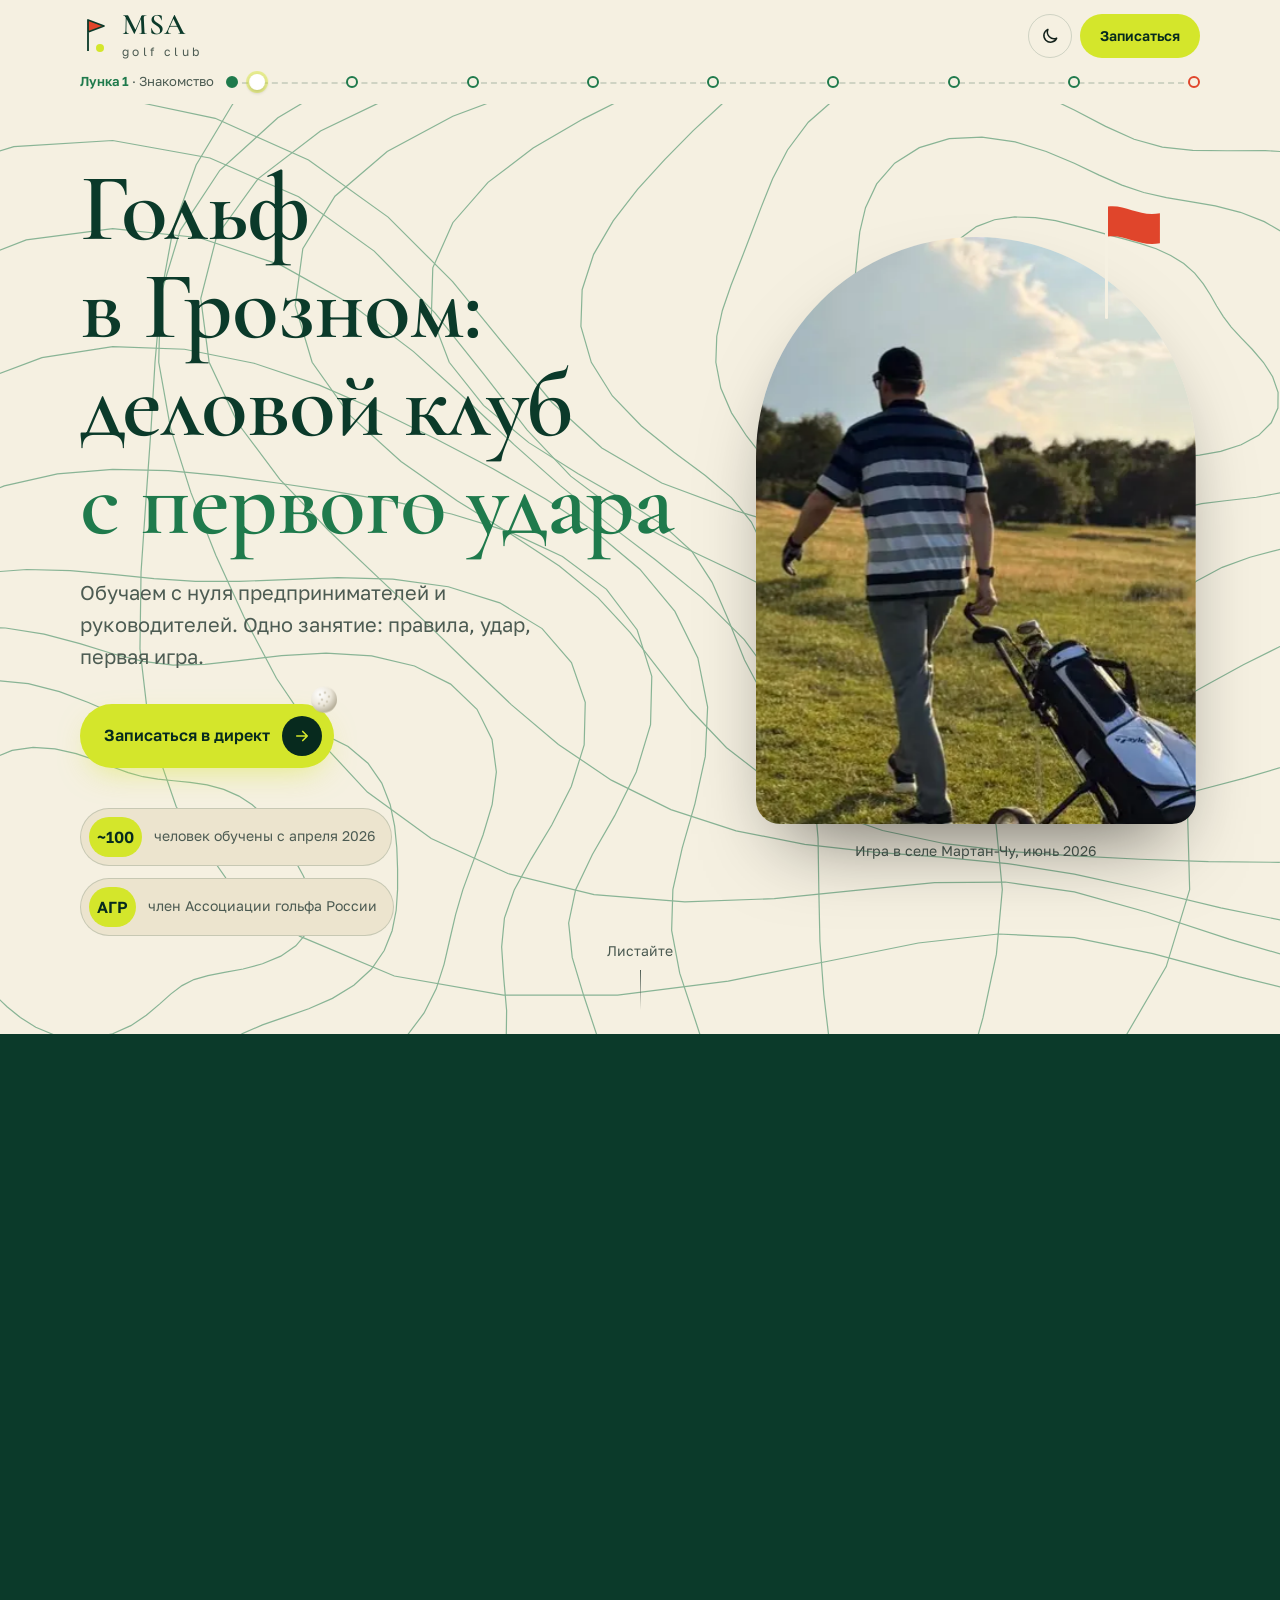
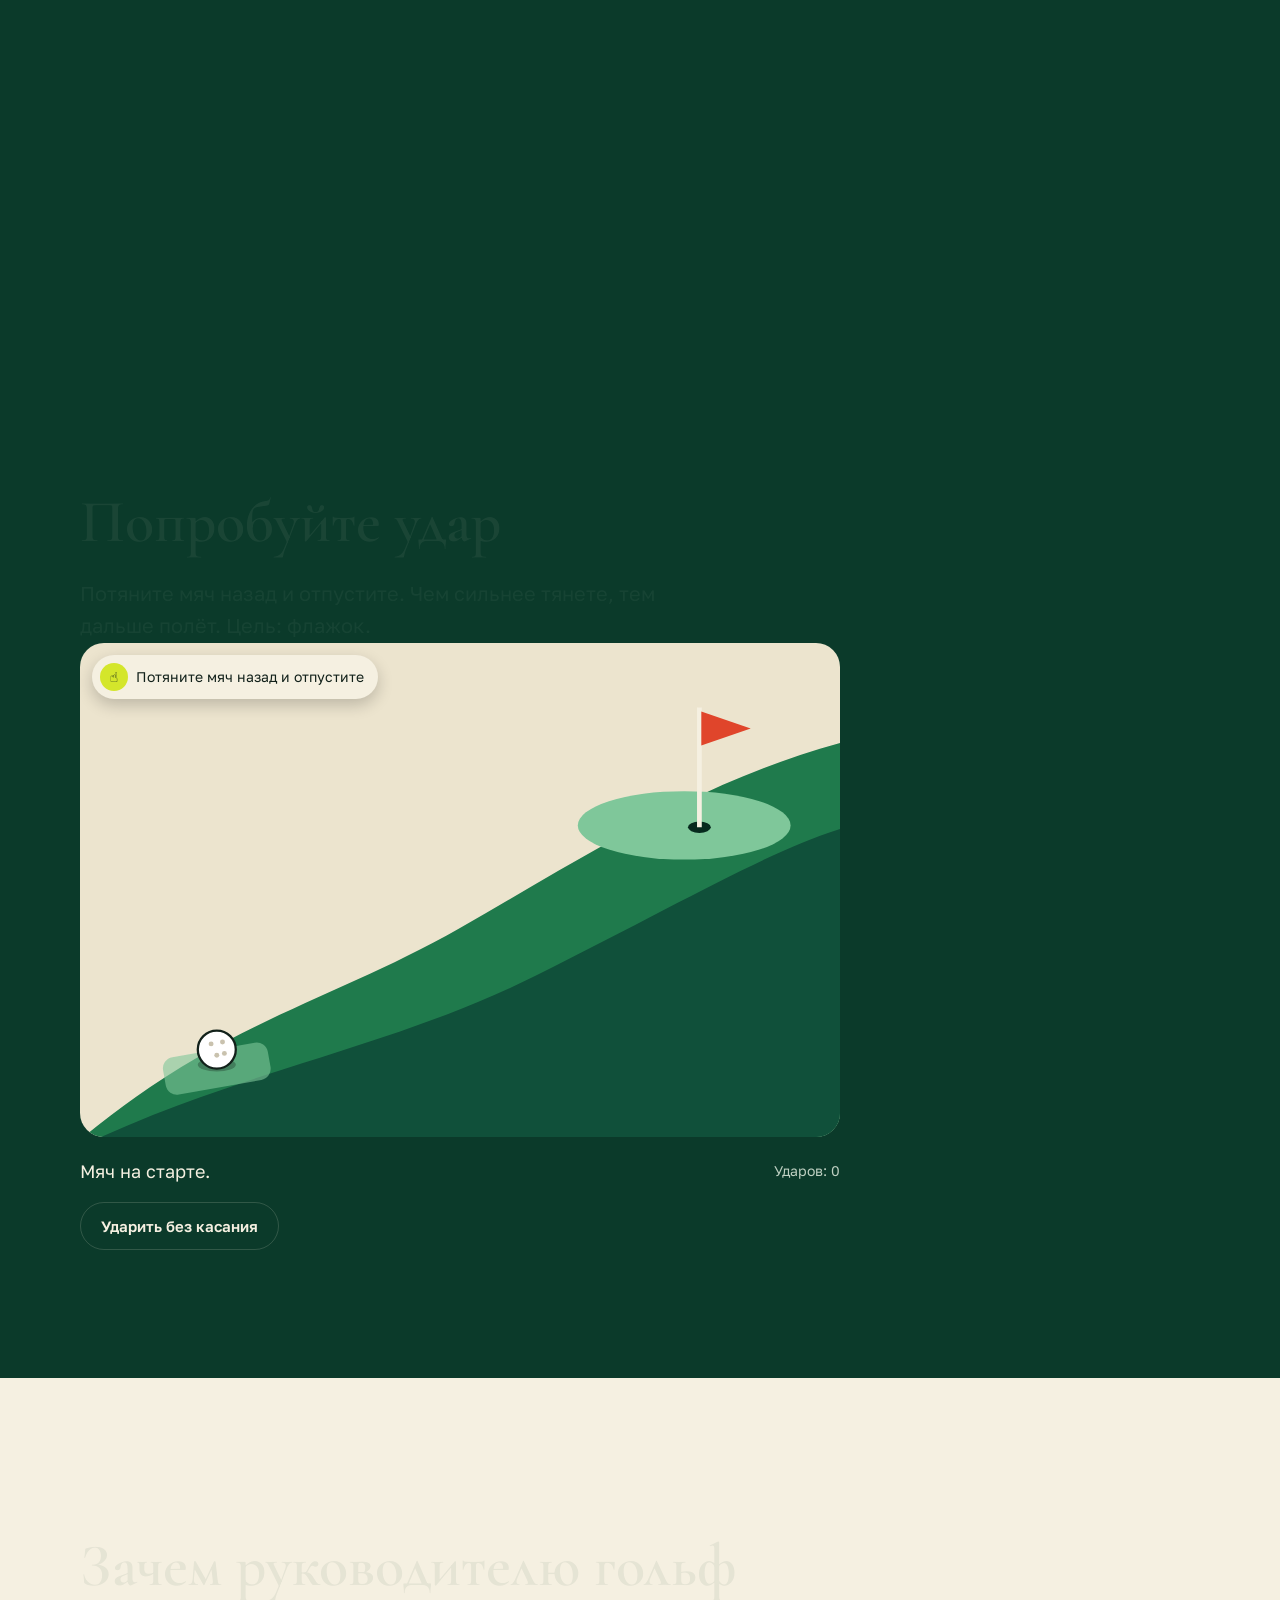
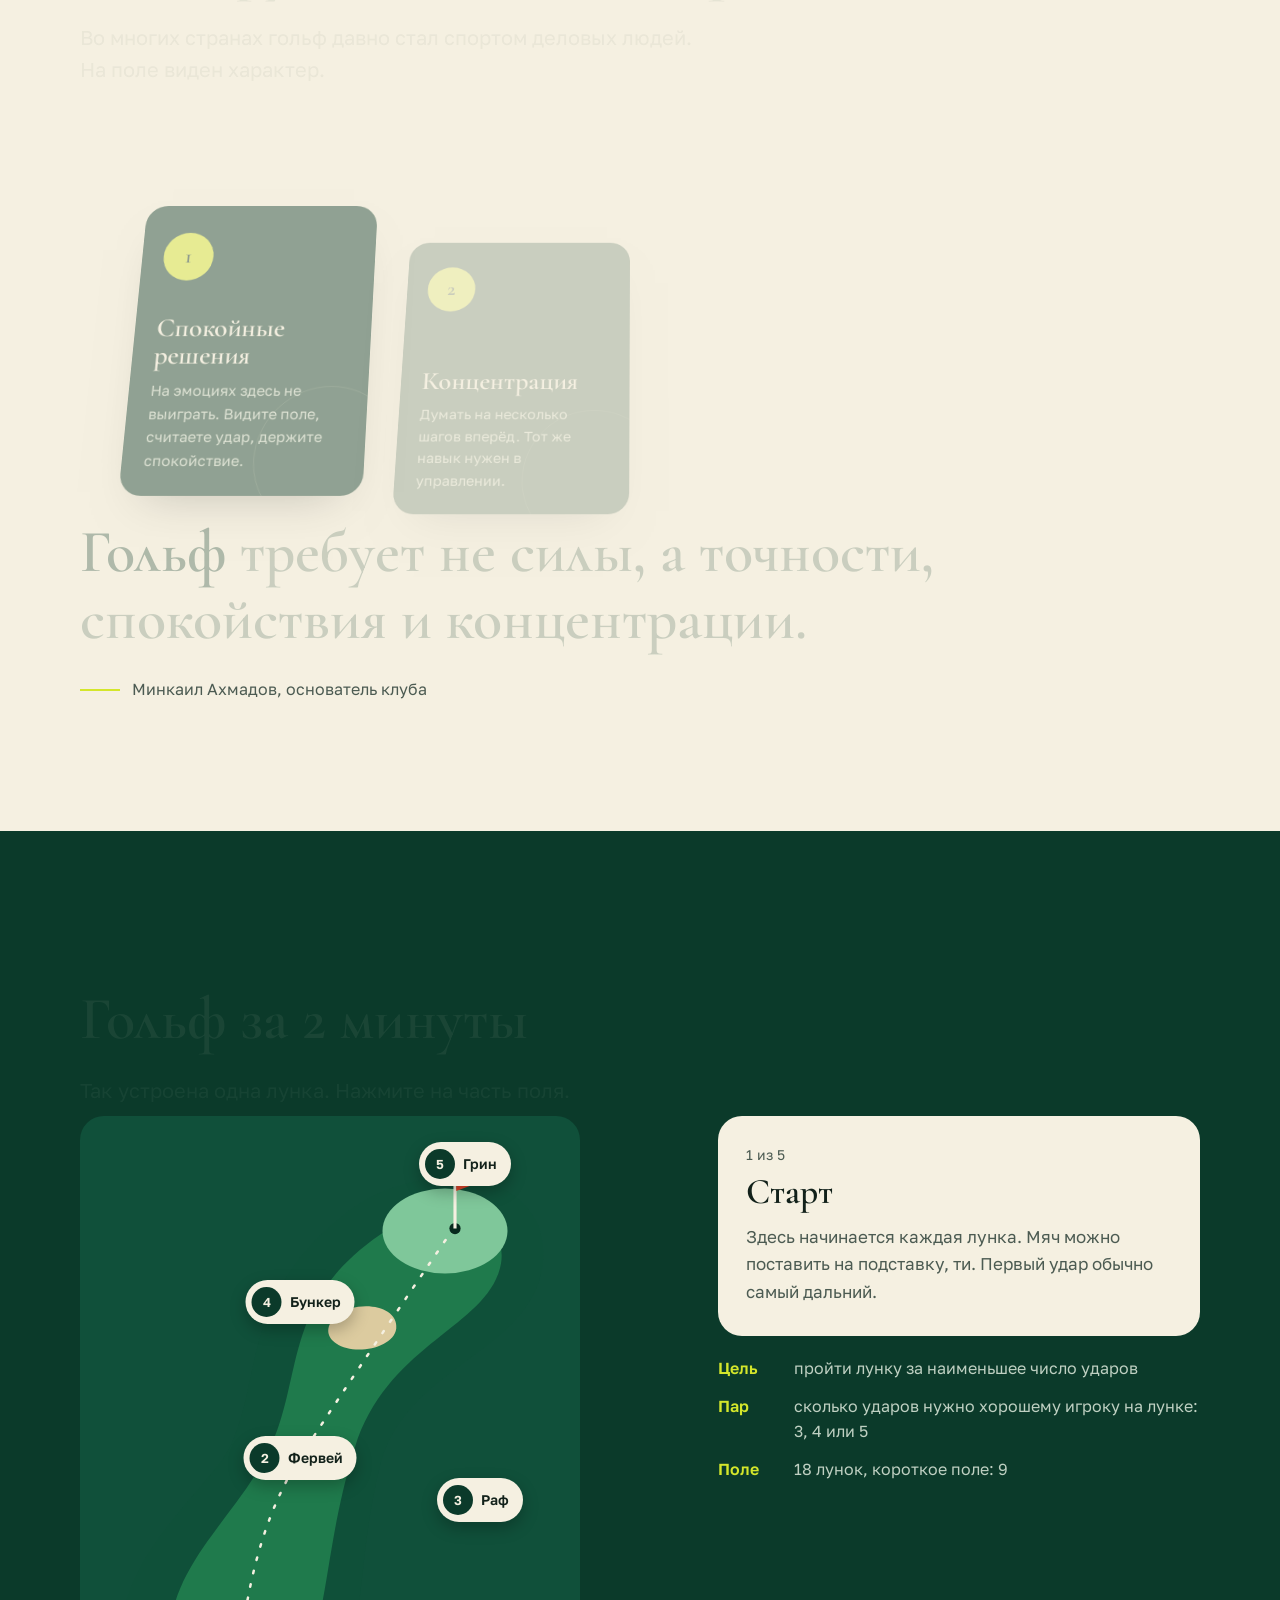
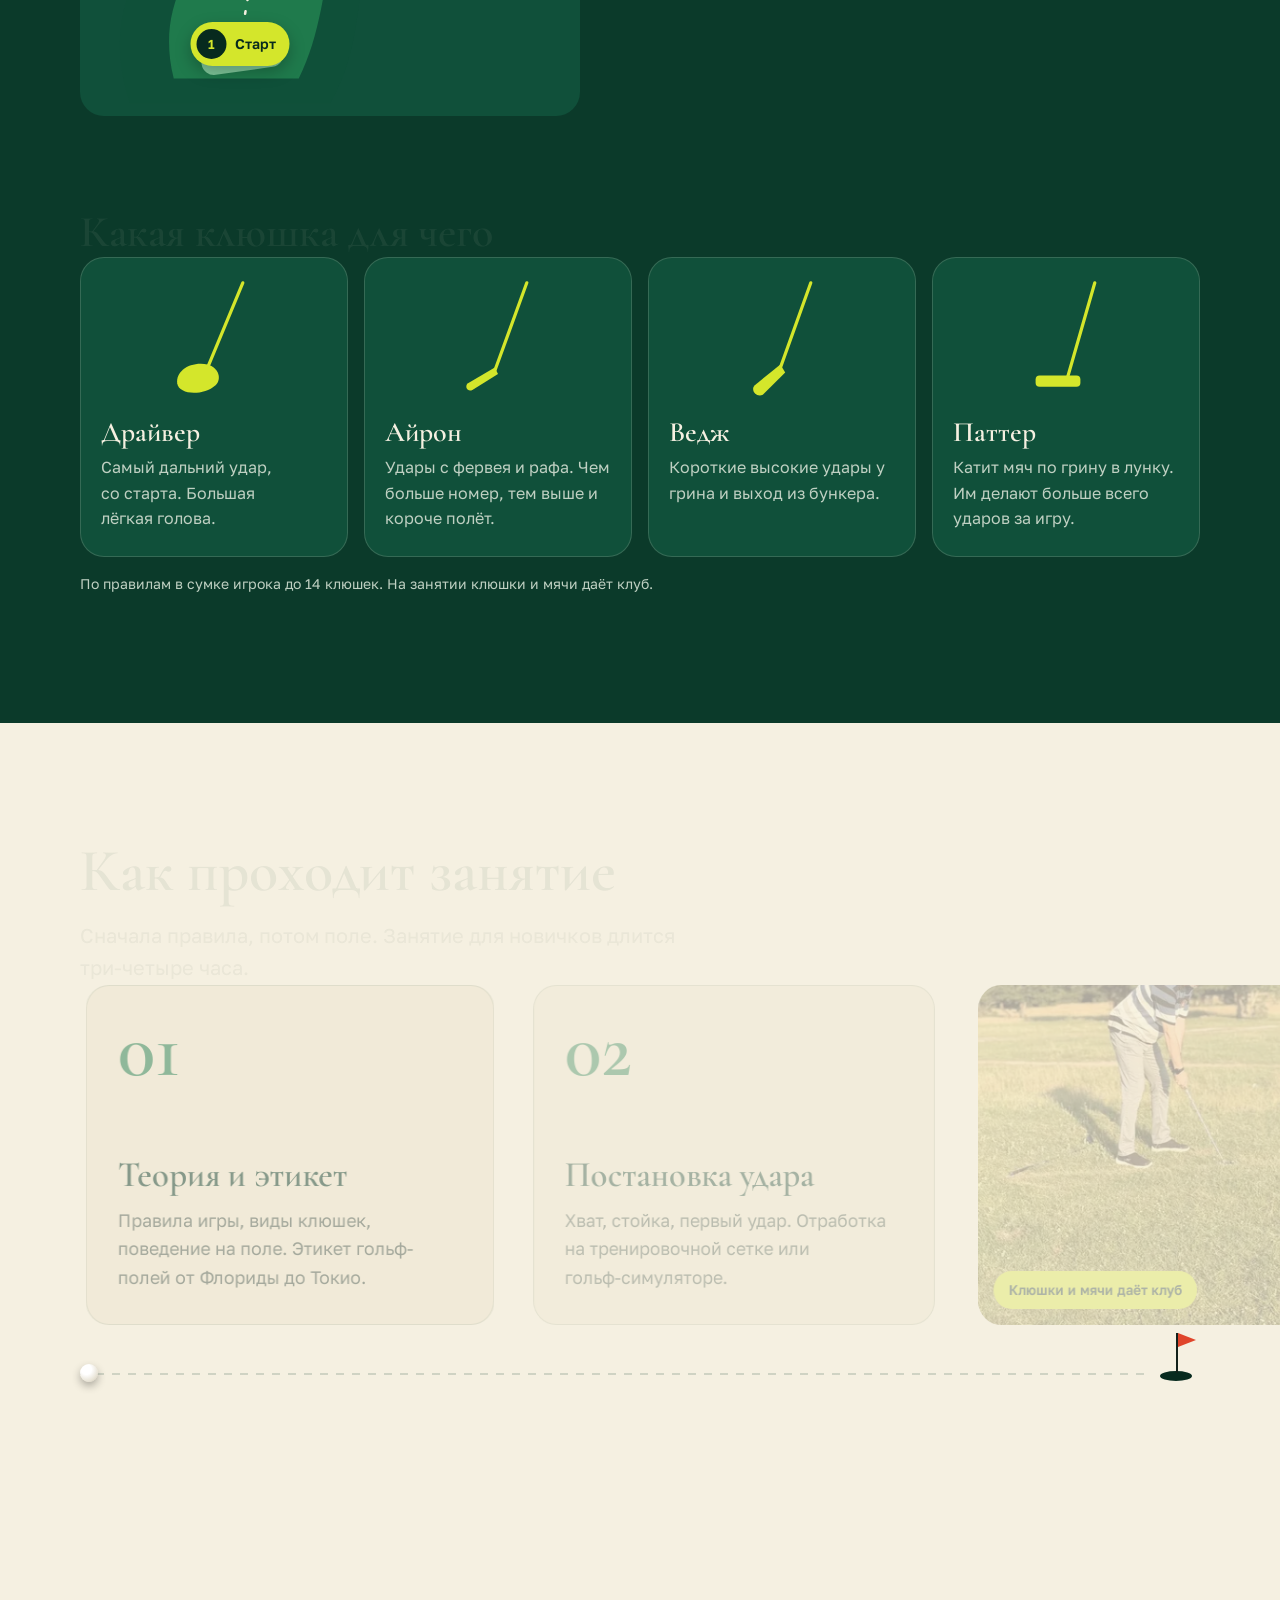
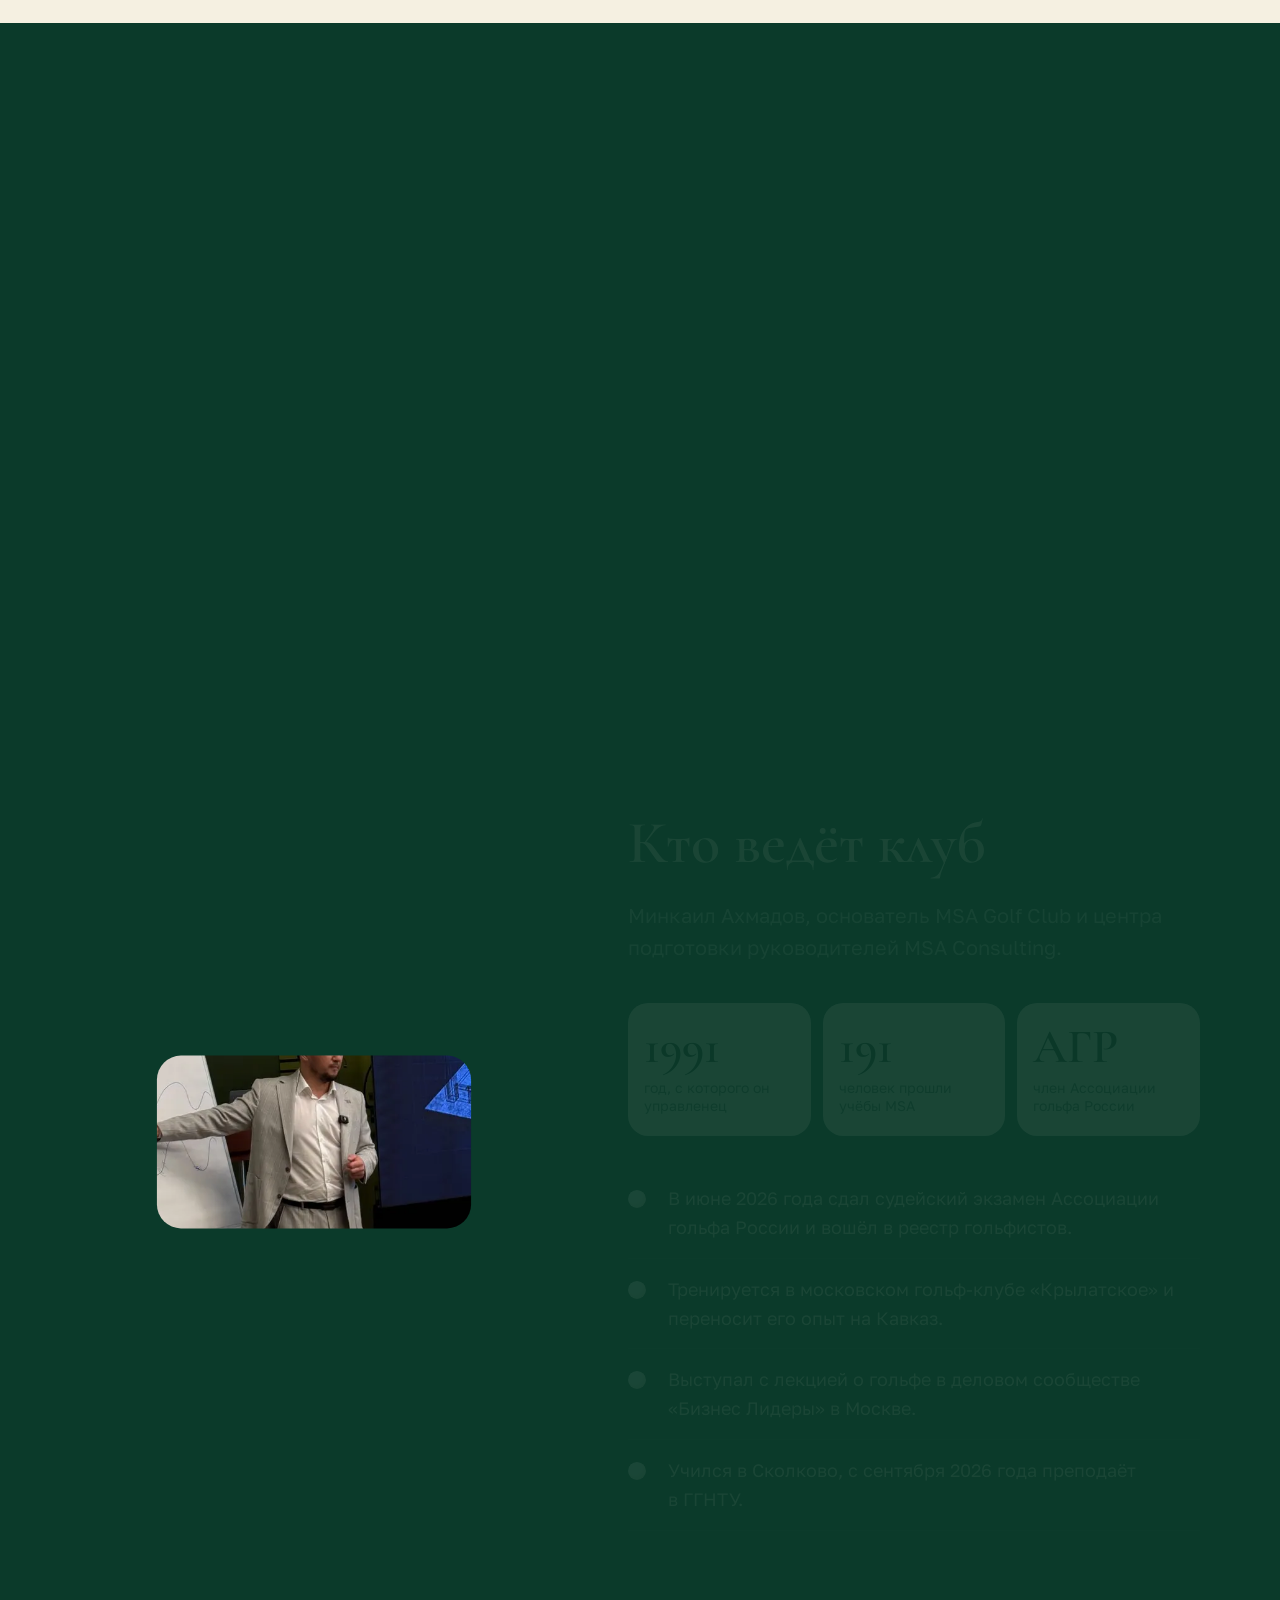
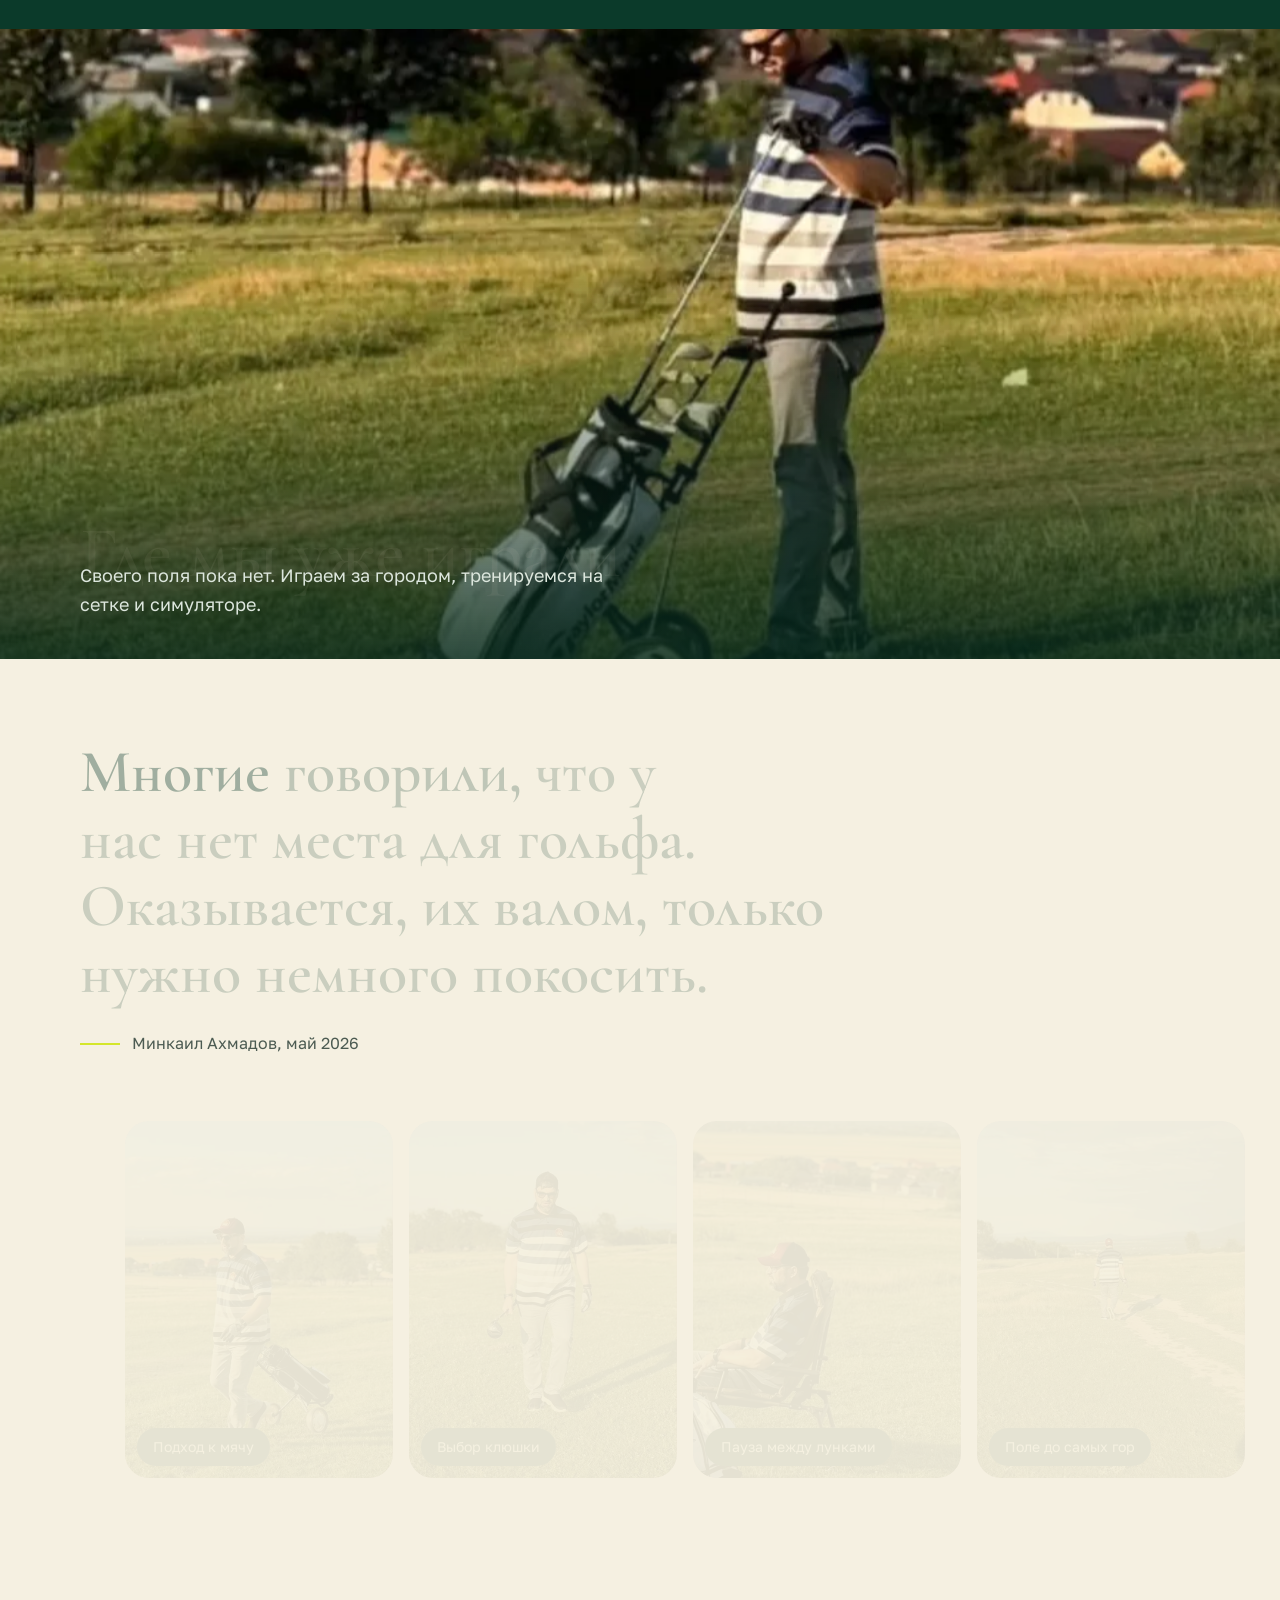
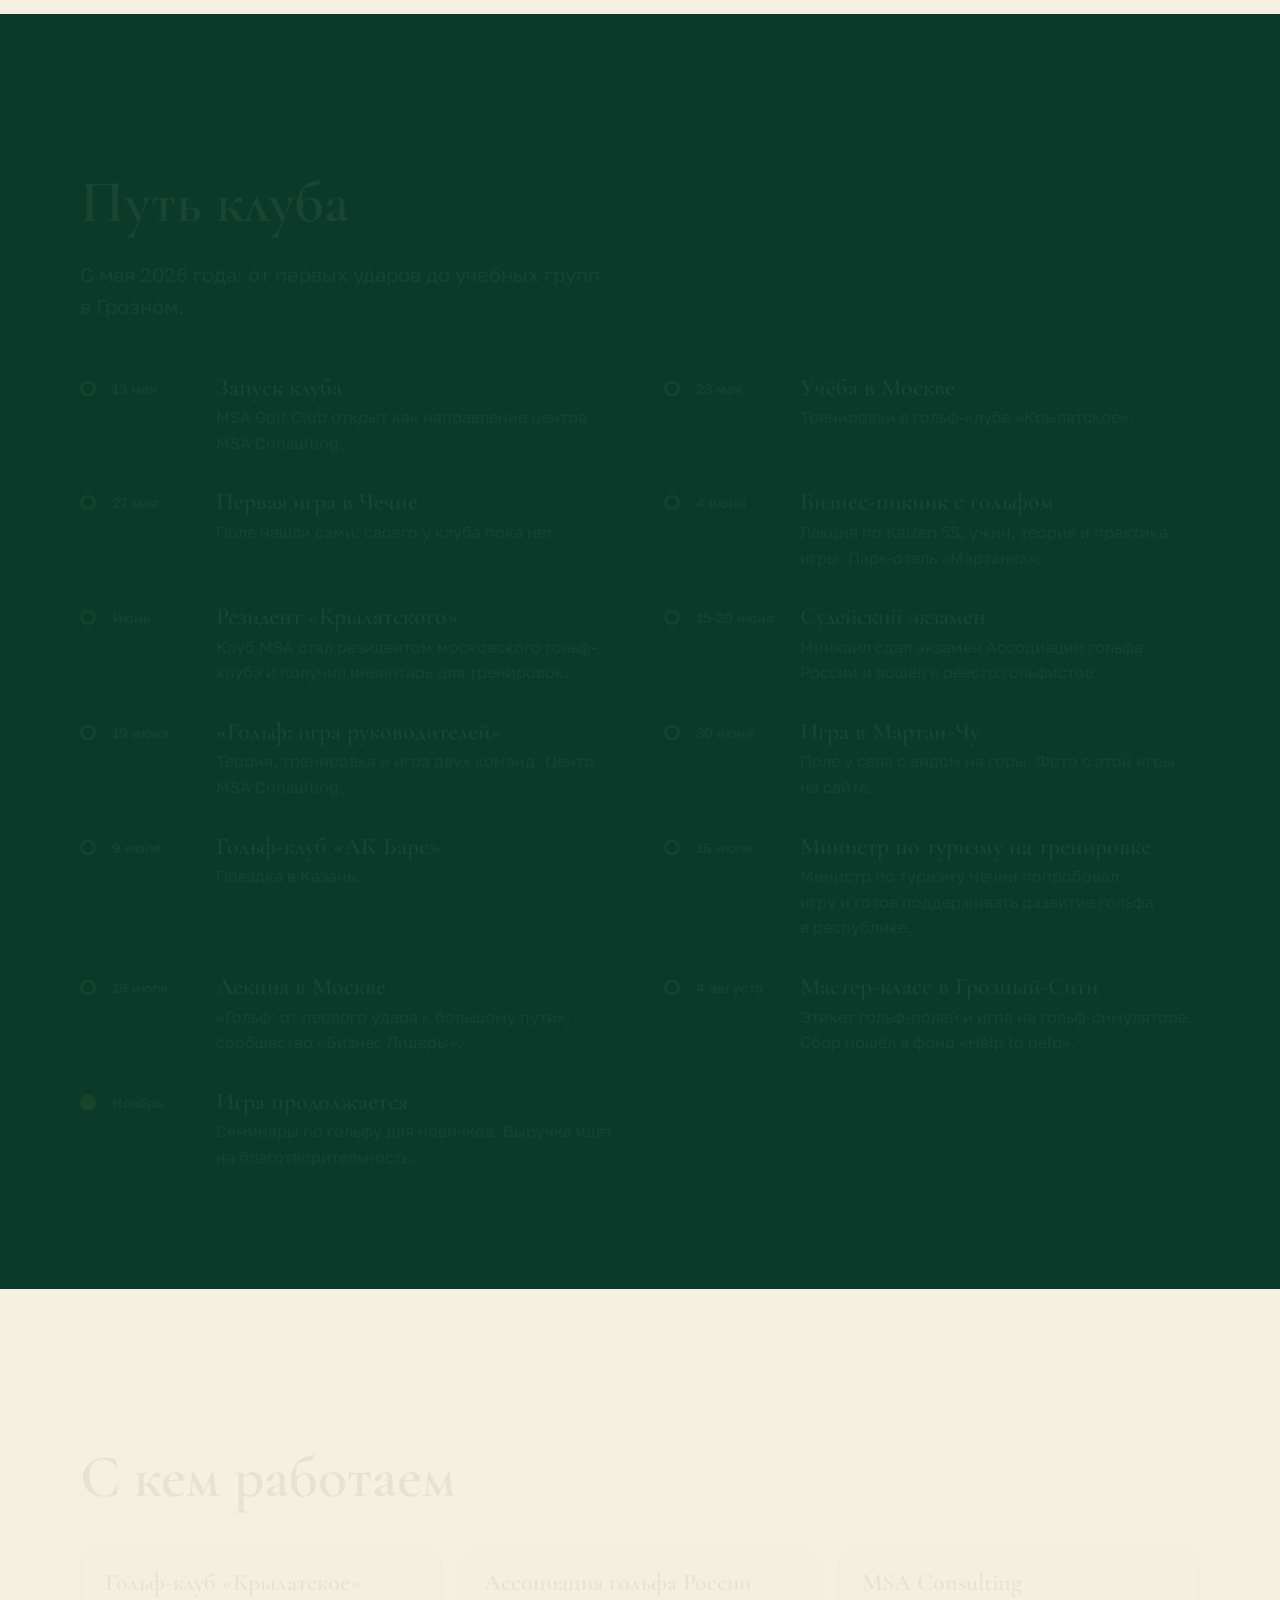
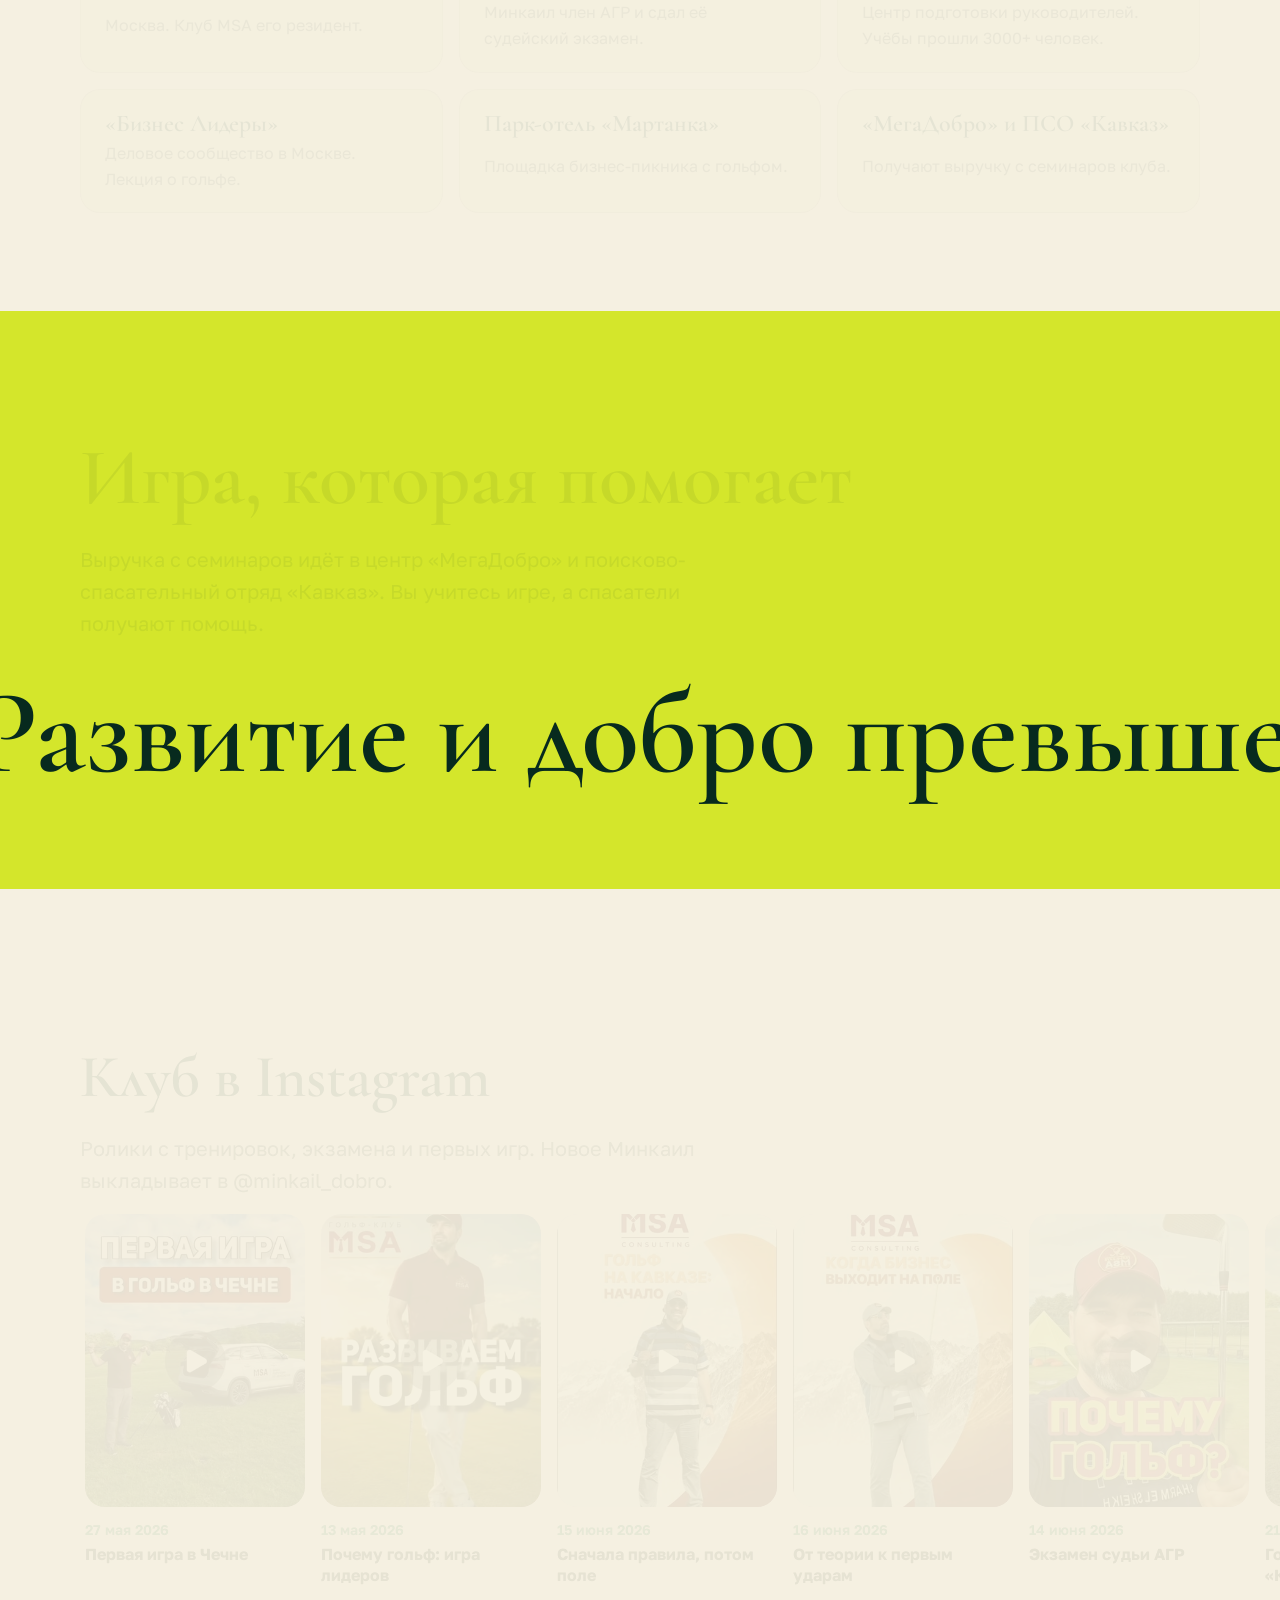
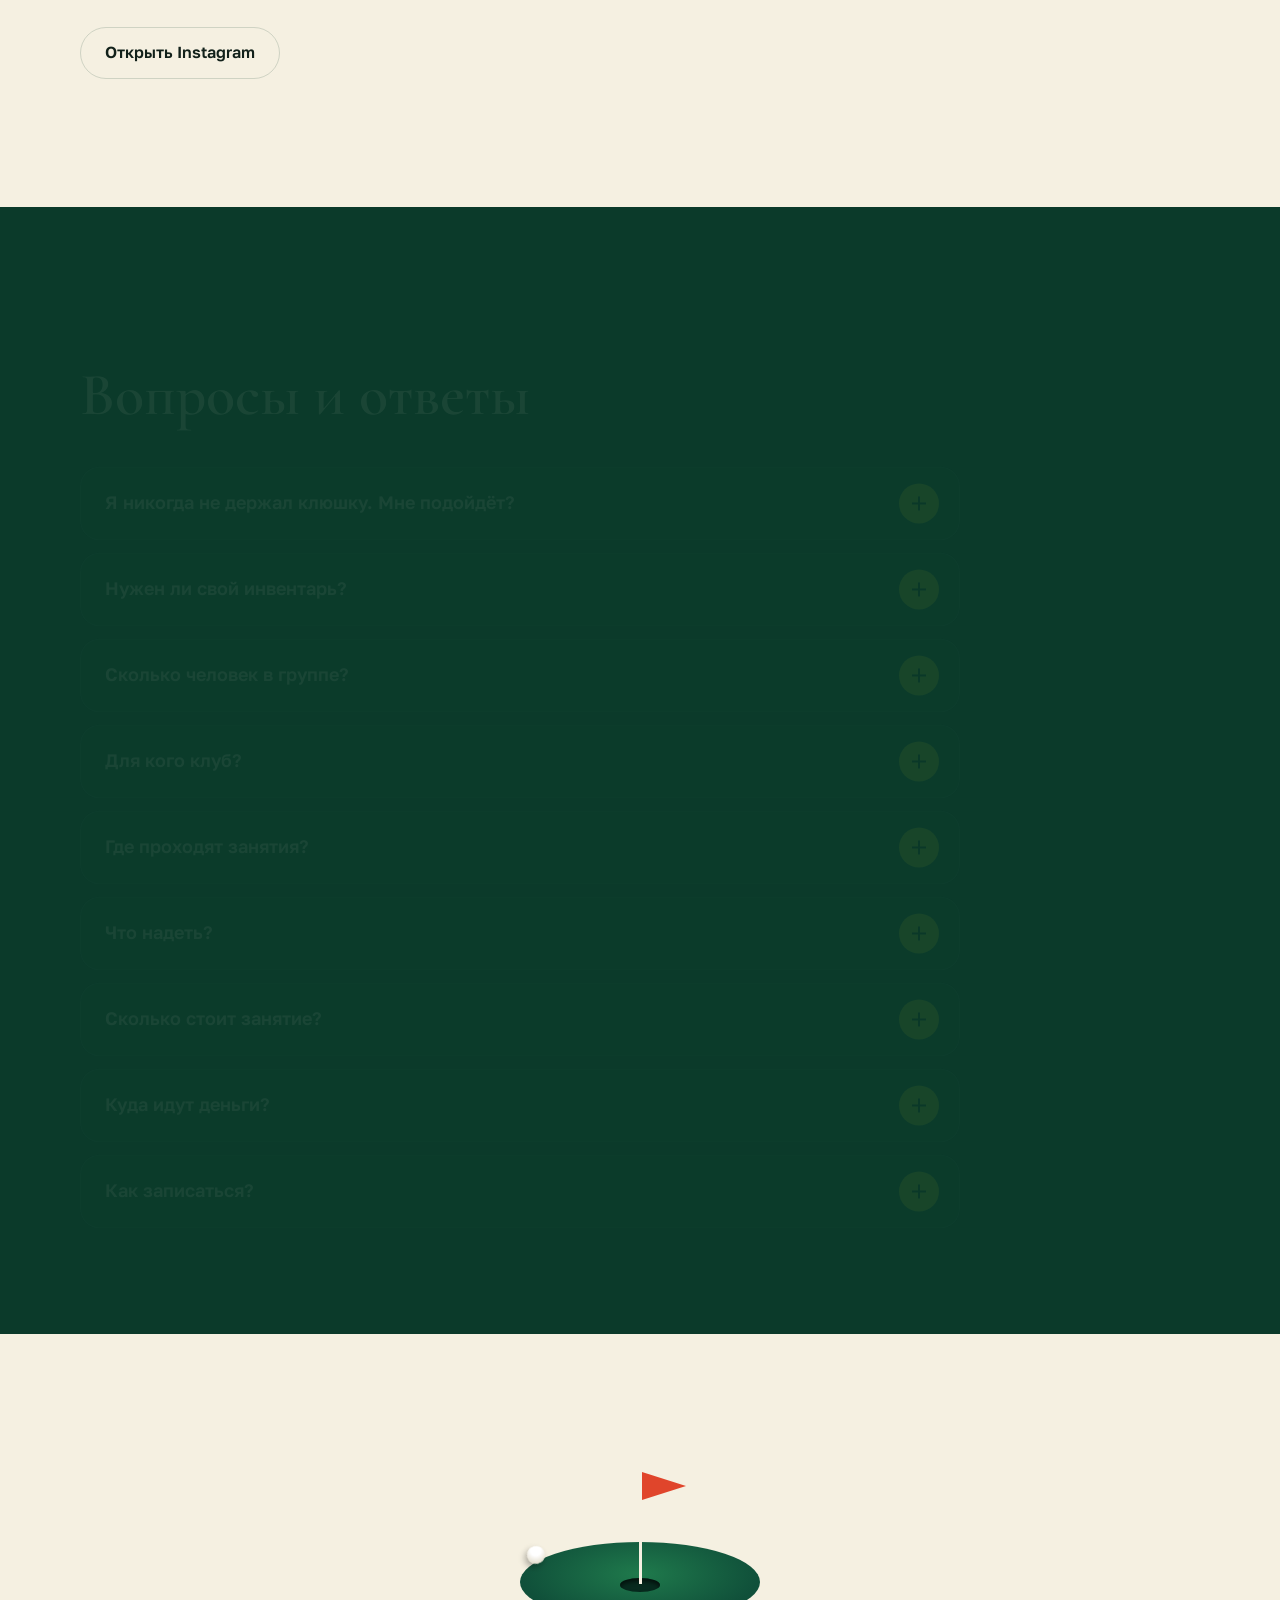
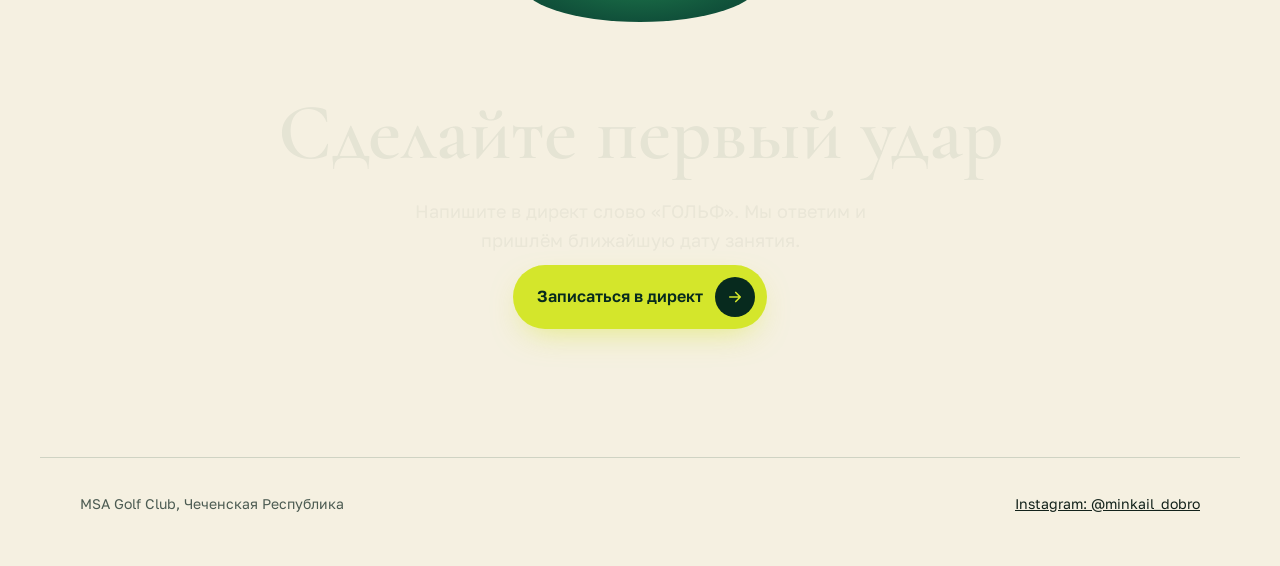
<file: index.html>
<!doctype html>
<html lang="ru">
<head>
<meta charset="utf-8">
<meta name="viewport" content="width=device-width, initial-scale=1">
<meta name="robots" content="noindex, nofollow">
<title>MSA Golf Club: гольф в Грозном с первого удара</title>
<meta name="description" content="Деловой гольф-клуб в Чечне. Обучаем с нуля предпринимателей и руководителей: теория, постановка удара и первая игра.">
<meta property="og:title" content="MSA Golf Club: гольф в Грозном с первого удара">
<meta property="og:description" content="Деловой гольф-клуб в Чечне. Обучение с нуля, небольшие группы, клюшки и мячи от клуба.">
<meta property="og:image" content="img/pole-idet.webp">
<meta property="og:type" content="website">
<meta name="theme-color" content="#0B3A2A">
<link rel="icon" href="data:image/svg+xml,%3Csvg xmlns='http://www.w3.org/2000/svg' viewBox='0 0 32 32'%3E%3Crect width='32' height='32' rx='16' fill='%230B3A2A'/%3E%3Cpath d='M13 25V7l9 3.5-9 3.5' fill='%23E0452B' stroke='%23F5F0E1' stroke-width='2' stroke-linejoin='round'/%3E%3Ccircle cx='20' cy='23' r='3' fill='%23D4E62B'/%3E%3C/svg%3E">
<link rel="preconnect" href="https://fonts.googleapis.com">
<link rel="preconnect" href="https://fonts.gstatic.com" crossorigin>
<link href="https://fonts.googleapis.com/css2?family=Cormorant+Garamond:wght@600&family=Golos+Text:wght@400;600&display=swap" rel="stylesheet">
<link rel="preload" as="image" href="img/pole-idet-600.webp" imagesrcset="img/pole-idet-600.webp 450w, img/pole-idet.webp 900w" imagesizes="(min-width: 960px) 440px, 100vw">
<script>
  document.documentElement.classList.add('js');
  try { var t = localStorage.getItem('msa-tema'); if (t) document.documentElement.dataset.theme = t; } catch (e) {}
</script>
<link rel="stylesheet" href="css/site.css?v=9cb78b9c">
<link rel="stylesheet" href="css/razdely.css?v=9cb78b9c">
<link rel="stylesheet" href="css/v4.css?v=9cb78b9c">
</head>
<body>
<a class="skip" href="#glavnoe">К содержанию</a>

<header class="top s-deep" id="shapka">
  <nav class="wrap" aria-label="Главная">
    <a class="znak" href="#" aria-label="MSA Golf Club, наверх">
      <svg viewBox="0 0 30 38" aria-hidden="true"><path d="M8 34V3l16 6-16 6" fill="var(--flag)" stroke="currentColor" stroke-width="1.8" stroke-linejoin="round"/><circle cx="20" cy="31" r="4" fill="var(--lime)"/></svg>
      <span><b>MSA</b><small>golf club</small></span>
    </a>
    <div class="top-act">
      <button class="tema" type="button" aria-label="Сменить тему">
        <svg class="solnce" viewBox="0 0 24 24" fill="none" stroke="currentColor" stroke-width="1.8" stroke-linecap="round"><circle cx="12" cy="12" r="4.5"/><path d="M12 2v2M12 20v2M4.9 4.9l1.4 1.4M17.7 17.7l1.4 1.4M2 12h2M20 12h2M4.9 19.1l1.4-1.4M17.7 6.3l1.4-1.4"/></svg>
        <svg class="luna" viewBox="0 0 24 24" fill="none" stroke="currentColor" stroke-width="1.8" stroke-linejoin="round"><path d="M20 14.5A8 8 0 0 1 9.5 4a8 8 0 1 0 10.5 10.5Z"/></svg>
      </button>
      <a class="knopka knopka-mal" href="https://ig.me/m/minkail_dobro" target="_blank" rel="noopener">Записаться</a>
    </div>
  </nav>
  <div class="lunki" aria-hidden="true">
    <span class="lunki-imya" id="lunkiImya"><b>Лунка 1</b> · Знакомство</span>
    <span class="lunki-ryad" id="lunkiRyad"><i></i><i></i><i></i><i></i><i></i><i></i><i></i><i></i><i></i><span class="lunki-myach" id="lunkiMyach"></span></span>
  </div>
</header>

<main id="glavnoe">
  <!-- 1. Первый удар -->
  <section class="hero s-deep" id="hero" data-lunka="1" data-imya="Знакомство">
    <div class="relief" aria-hidden="true"><svg id="relief" viewBox="0 0 1200 800" preserveAspectRatio="xMidYMid slice"></svg></div>
    <div class="wrap">
      <div class="hero-tekst">
        <h1 id="zag"><span class="slovo">Гольф</span> <span class="slovo">в&nbsp;Грозном:</span> <span class="slovo">деловой</span> <span class="slovo">клуб</span> <span class="slovo"><em>с&nbsp;первого</em></span> <span class="slovo"><em>удара</em></span></h1>
        <p class="pod">Обучаем с нуля предпринимателей и руководителей. Одно занятие: правила, удар, первая игра.</p>
        <a class="knopka" id="start" href="https://ig.me/m/minkail_dobro" target="_blank" rel="noopener">
          Записаться в директ
          <span class="krug"><svg viewBox="0 0 24 24" fill="none" stroke="currentColor" stroke-width="2.2" stroke-linecap="round" stroke-linejoin="round" aria-hidden="true"><path d="M5 12h14M13 6l6 6-6 6"/></svg></span>
        </a>
        <ul class="fishki">
          <li><b>~100</b>человек обучены с апреля 2026</li>
          <li><b>АГР</b>член Ассоциации гольфа России</li>
        </ul>
      </div>
      <div class="arka-wrap">
        <svg class="flazhok" viewBox="0 0 64 120" aria-hidden="true"><rect x="5" y="6" width="3" height="114" rx="1.5" fill="var(--cream)"/><path class="tkan" d="M8 8 C 26 4, 40 16, 60 10 L 60 40 C 40 46, 26 34, 8 38 Z" fill="var(--flag)"/></svg>
        <figure class="arka" id="arka" style="margin:0 auto">
          <img src="img/pole-idet-600.webp" srcset="img/pole-idet-600.webp 450w, img/pole-idet.webp 900w" sizes="(min-width: 960px) 440px, 100vw" width="900" height="1200" alt="Минкаил Ахмадов идёт по полю с гольф-тележкой на закате" fetchpriority="high">
        </figure>
        <p class="podpis">Игра в селе Мартан-Чу, июнь 2026</p>
      </div>
    </div>
    <svg class="duga" id="duga" aria-hidden="true"><path id="dugaPut" d=""/></svg>
    <svg class="myach" id="myach" viewBox="0 0 28 28" aria-hidden="true"><defs><radialGradient id="mg" cx="35%" cy="30%" r="70%"><stop offset="0" stop-color="#fff"/><stop offset=".6" stop-color="#ECE7DA"/><stop offset="1" stop-color="#B8B19C"/></radialGradient></defs><circle cx="14" cy="14" r="13" fill="url(#mg)"/><g fill="#C9C2AE" opacity=".7"><circle cx="10" cy="9" r="1.3"/><circle cx="15" cy="7" r="1.3"/><circle cx="19" cy="11" r="1.3"/><circle cx="12" cy="14" r="1.3"/><circle cx="17" cy="16" r="1.3"/><circle cx="9" cy="18" r="1.3"/><circle cx="14" cy="20" r="1.3"/></g></svg>
    <div class="vniz" aria-hidden="true">Листайте<i></i></div>
  </section>

  <!-- Лунка 2. Удар пальцем -->
  <section class="scena s-cream" id="udar" aria-labelledby="udarZag" data-lunka="2" data-imya="Первый удар">
    <div class="wrap">
      <h2 id="udarZag" class="pokaz">Попробуйте удар</h2>
      <p class="vvod pokaz">Потяните мяч назад и отпустите. Чем сильнее тянете, тем дальше полёт. Цель: флажок.</p>
      <div class="udar-pole" id="udarPole">
        <svg id="udarSvg" viewBox="0 0 400 260" role="img" aria-label="Поле: мяч внизу слева, флажок с лункой справа вверху">
          <path d="M-10 270 C 70 200, 130 190, 200 150 S 330 70, 410 50 L 410 270 Z" style="fill:var(--green-500)"/>
          <path d="M-10 270 C 80 225, 160 215, 240 175 S 370 105, 410 95 L 410 270 Z" style="fill:var(--green-700)"/>
          <ellipse cx="318" cy="96" rx="56" ry="18" style="fill:var(--green-300)"/>
          <ellipse cx="326" cy="97" rx="6" ry="3" style="fill:var(--green-900)"/>
          <path d="M326 97V34" style="stroke:var(--cream)" stroke-width="2.5"/>
          <path id="udarFlag" d="M327 36l26 9-26 9z" style="fill:var(--flag)"/>
          <rect x="44" y="214" width="56" height="20" rx="6" style="fill:var(--green-300)" opacity=".6" transform="rotate(-10 72 224)"/>
          <path id="udarPricel" class="udar-pricel" d=""/>
          <line id="udarTyaga" class="udar-tyaga" x1="0" y1="0" x2="0" y2="0" opacity="0"/>
          <ellipse id="udarTen" cx="72" cy="222" rx="10" ry="3.5" fill="#000" opacity=".25"/>
          <g id="udarMyach" class="udar-myach" transform="translate(72 214)">
            <circle r="28" fill="transparent"/>
            <circle r="10" fill="#fff" stroke="#12211A" stroke-width="1.2"/>
            <circle cx="-3" cy="-3" r="1.3" fill="#C9C2AE"/><circle cx="3" cy="-4" r="1.3" fill="#C9C2AE"/><circle cx="0" cy="3" r="1.3" fill="#C9C2AE"/><circle cx="4" cy="2" r="1.3" fill="#C9C2AE"/>
          </g>
        </svg>
        <p class="udar-podskazka" id="udarPodskazka"><span>☝</span>Потяните мяч назад и отпустите</p>
      </div>
      <div class="udar-niz">
        <p class="udar-status" id="udarStatus" role="status" aria-live="polite">Мяч на старте.</p>
        <span class="udar-schet" id="udarSchet">Ударов: 0</span>
      </div>
      <div class="udar-knopki">
        <button class="knopka-tiho" type="button" id="udarAvto">Ударить без касания</button>
        <a class="knopka udar-zapis" id="udarZapis" href="https://ig.me/m/minkail_dobro" target="_blank" rel="noopener" hidden>
          Теперь на настоящее поле
          <span class="krug"><svg viewBox="0 0 24 24" fill="none" stroke="currentColor" stroke-width="2.2" stroke-linecap="round" stroke-linejoin="round" aria-hidden="true"><path d="M5 12h14M13 6l6 6-6 6"/></svg></span>
        </a>
      </div>
    </div>
  </section>

  <!-- 2. Зачем -->
  <section class="scena s-deep" aria-labelledby="zachem" data-lunka="3" data-imya="Зачем">
    <div class="wrap">
      <h2 id="zachem" class="pokaz">Зачем руководителю гольф</h2>
      <p class="vvod pokaz">Во многих странах гольф давно стал спортом деловых людей. На поле виден характер.</p>
      <div class="karty">
        <article class="karta"><span class="nomer">1</span><h3>Спокойные решения</h3><p>На эмоциях здесь не выиграть. Видите поле, считаете удар, держите спокойствие.</p></article>
        <article class="karta"><span class="nomer">2</span><h3>Концентрация</h3><p>Думать на несколько шагов вперёд. Тот же навык нужен в управлении.</p></article>
        <article class="karta"><span class="nomer">3</span><h3>Сильное окружение</h3><p>Предприниматели и руководители из разных сфер. Знакомства складываются в игре.</p></article>
        <article class="karta"><span class="nomer">4</span><h3>Достойный отдых</h3><p>Свежий воздух, прогулка по полю, игра по правилам.</p></article>
      </div>
      <blockquote class="citata" id="citata1">
        <p>Гольф требует не силы, а точности, спокойствия и концентрации.</p>
        <cite>Минкаил Ахмадов, основатель клуба</cite>
      </blockquote>
    </div>
  </section>

  <!-- Лунка 4. Гольф за 2 минуты -->
  <section class="scena s-cream" id="kakIgrayut" aria-labelledby="dveMinuty" data-lunka="4" data-imya="Как играют">
    <div class="wrap">
      <h2 id="dveMinuty" class="pokaz">Гольф за 2 минуты</h2>
      <p class="vvod pokaz">Так устроена одна лунка. Нажмите на часть поля.</p>
      <div class="karta-lunki">
        <div class="kl-shema">
          <svg viewBox="0 0 400 480" aria-hidden="true">
            <path d="M40 470 C 10 380, 70 330, 110 280 S 120 150, 210 80 C 270 30, 380 40, 370 120 C 360 190, 260 200, 240 280 S 230 420, 200 470 Z" style="fill:var(--green-700)" opacity=".55"/>
            <path d="M75 450 C 55 370, 120 330, 150 270 S 160 150, 240 95 C 290 60, 350 80, 335 125 C 320 170, 245 185, 220 265 S 200 400, 175 450 Z" style="fill:var(--green-500)"/>
            <rect x="96" y="410" width="66" height="34" rx="10" style="fill:var(--green-300)" transform="rotate(-8 129 427)"/>
            <path d="M205 160 c 18 -14, 50 -8, 48 10 c -2 16, -34 22, -48 12 c -9 -6, -8 -15, 0 -22z" style="fill:var(--sand)"/>
            <ellipse cx="292" cy="92" rx="50" ry="34" style="fill:var(--green-300)"/>
            <circle cx="300" cy="90" r="4.5" style="fill:var(--green-900)"/>
            <path d="M300 90V40" style="stroke:var(--cream)" stroke-width="2.5"/>
            <path d="M301 42l24 9-24 9z" style="fill:var(--flag)"/>
            <path d="M129 420 Q 140 330 175 275 T 296 94" fill="none" style="stroke:var(--cream)" stroke-width="2" stroke-dasharray="2 9" stroke-linecap="round"/>
          </svg>
          <button class="kl-tochka" type="button" data-zona="0" aria-pressed="true" style="left:32%;top:88%"><span>1</span>Старт</button>
          <button class="kl-tochka" type="button" data-zona="1" aria-pressed="false" style="left:44%;top:57%"><span>2</span>Фервей</button>
          <button class="kl-tochka" type="button" data-zona="2" aria-pressed="false" style="left:80%;top:64%"><span>3</span>Раф</button>
          <button class="kl-tochka" type="button" data-zona="3" aria-pressed="false" style="left:44%;top:31%"><span>4</span>Бункер</button>
          <button class="kl-tochka" type="button" data-zona="4" aria-pressed="false" style="left:77%;top:8%"><span>5</span>Грин</button>
        </div>
        <div>
          <div class="kl-info" id="klInfo" aria-live="polite">
            <small id="klNomer">1 из 5</small>
            <h3 id="klZag">Старт</h3>
            <p id="klTekst">Здесь начинается каждая лунка. Мяч можно поставить на подставку, ти. Первый удар обычно самый дальний.</p>
          </div>
          <ul class="kl-cel">
            <li><b>Цель</b>пройти лунку за наименьшее число ударов</li>
            <li><b>Пар</b>сколько ударов нужно хорошему игроку на лунке: 3, 4 или 5</li>
            <li><b>Поле</b>18 лунок, короткое поле: 9</li>
          </ul>
        </div>
      </div>

      <h3 class="klyushki-zag pokaz">Какая клюшка для чего</h3>
      <div class="klyushki" tabindex="0" aria-label="Четыре вида клюшек, листайте вбок">
        <article class="klyushka">
          <svg viewBox="0 0 120 150" aria-hidden="true"><path d="M96 6 L52 112" stroke="currentColor" stroke-width="4" stroke-linecap="round"/><path d="M52 108 C 30 104, 12 116, 14 132 C 16 146, 46 148, 62 134 C 70 126, 66 112, 52 108 Z" fill="currentColor"/></svg>
          <h4>Драйвер</h4>
          <p>Самый дальний удар, со старта. Большая лёгкая голова.</p>
        </article>
        <article class="klyushka">
          <svg viewBox="0 0 120 150" aria-hidden="true"><path d="M96 6 L56 116" stroke="currentColor" stroke-width="4" stroke-linecap="round"/><path d="M56 112 L60 120 L28 140 C 22 143, 18 136, 22 132 Z" fill="currentColor"/></svg>
          <h4>Айрон</h4>
          <p>Удары с фервея и рафа. Чем больше номер, тем выше и короче полёт.</p>
        </article>
        <article class="klyushka">
          <svg viewBox="0 0 120 150" aria-hidden="true"><path d="M96 6 L58 112" stroke="currentColor" stroke-width="4" stroke-linecap="round"/><path d="M58 108 L64 118 L36 146 C 28 150, 20 140, 26 134 Z" fill="currentColor"/></svg>
          <h4>Ведж</h4>
          <p>Короткие высокие удары у грина и выход из бункера.</p>
        </article>
        <article class="klyushka">
          <svg viewBox="0 0 120 150" aria-hidden="true"><path d="M96 6 L62 124" stroke="currentColor" stroke-width="4" stroke-linecap="round"/><rect x="22" y="122" width="56" height="14" rx="5" fill="currentColor"/></svg>
          <h4>Паттер</h4>
          <p>Катит мяч по грину в лунку. Им делают больше всего ударов за игру.</p>
        </article>
      </div>
      <p class="klyushki-podpis">По правилам в сумке игрока до 14 клюшек. На занятии клюшки и мячи даёт клуб.</p>
    </div>
  </section>

  <!-- 3. Дорожка -->
  <section class="scena s-deep" aria-labelledby="kak" id="scenaKak" data-lunka="5" data-imya="Занятие">
    <div class="wrap">
      <h2 id="kak" class="pokaz">Как проходит занятие</h2>
      <p class="vvod pokaz">Сначала правила, потом поле. Занятие для новичков длится три-четыре часа.</p>
    </div>
    <div class="dorozhka" id="dorozhka">
      <div class="wrap okno">
        <div class="lenta" id="lenta">
          <article class="shag"><span class="cifra">01</span><h3>Теория и этикет</h3><p>Правила игры, виды клюшек, поведение на поле. Этикет гольф-полей от Флориды до Токио.</p></article>
          <article class="shag"><span class="cifra">02</span><h3>Постановка удара</h3><p>Хват, стойка, первый удар. Отработка на тренировочной сетке или гольф-симуляторе.</p></article>
          <article class="shag shag-foto"><img src="img/udar-600.webp" srcset="img/udar-600.webp 450w, img/udar.webp 900w" sizes="420px" width="900" height="1200" alt="Удар клюшкой на травяном поле" loading="lazy"><span>Клюшки и мячи даёт клуб</span></article>
          <article class="shag"><span class="cifra">03</span><h3>Первая игра</h3><p>Выход на площадку и игра. После вводного занятия можно участвовать в регулярных играх клуба.</p></article>
        </div>
        <div class="farvei" aria-hidden="true"><div class="liniya"></div><div class="lunka"></div><div class="fl"></div><div class="m" id="farveiM"></div></div>
      </div>
    </div>
  </section>

  <!-- 4. Кто ведёт -->
  <section class="scena s-cream" aria-labelledby="kto" data-lunka="6" data-imya="Кто ведёт">
    <div class="wrap kto">
      <figure class="portret" id="portret">
        <img src="img/lekciya-600.webp" srcset="img/lekciya-600.webp 450w, img/lekciya.webp 900w" sizes="(min-width: 960px) 45vw, 100vw" width="900" height="1200" alt="Минкаил Ахмадов читает лекцию у флипчарта" loading="lazy">
        <figcaption>Лекция «Гольф: от первого удара к большому пути», Москва, июль 2026</figcaption>
      </figure>
      <div>
        <h2 id="kto" class="pokaz">Кто ведёт клуб</h2>
        <p class="vvod pokaz">Минкаил Ахмадов, основатель MSA Golf Club и центра подготовки руководителей MSA Consulting.</p>
        <div class="schet">
          <div><b data-do="2005">2005</b><span>год, с которого он управленец</span></div>
          <div><b data-do="3000" data-plus="+">3000+</b><span>человек прошли учёбы MSA</span></div>
          <div><b>АГР</b><span>член Ассоциации гольфа России</span></div>
        </div>
        <ul class="fakty">
          <li class="pokaz">В июне 2026 года сдал судейский экзамен Ассоциации гольфа России и вошёл в реестр гольфистов.</li>
          <li class="pokaz">Тренируется в московском гольф-клубе «Крылатское» и переносит его опыт на Кавказ.</li>
          <li class="pokaz">Выступал с лекцией о гольфе в деловом сообществе «Бизнес Лидеры» в Москве.</li>
          <li class="pokaz">Учился в Сколково, с сентября 2026 года преподаёт в ГГНТУ.</li>
        </ul>
      </div>
    </div>
  </section>

  <!-- 5. Поле -->
  <section class="s-deep" aria-labelledby="gde" data-lunka="7" data-imya="Поле">
    <div class="pole-foto" id="poleFoto">
      <img src="img/martan-chu-600.webp" srcset="img/martan-chu-600.webp 600w, img/martan-chu.webp 1200w" sizes="100vw" width="1200" height="900" alt="Поле у села Мартан-Чу, вдали горы и село" loading="lazy">
      <div class="wrap">
        <h2 id="gde">Где мы уже играли</h2>
        <p>Своего поля пока нет. Играем за городом, тренируемся на сетке и симуляторе.</p>
      </div>
    </div>
    <div class="scena" style="padding-top:80px">
      <div class="wrap">
        <blockquote class="citata" id="citata2" style="margin-top:0">
          <p>Многие говорили, что у нас нет места для гольфа. Оказывается, их валом, только нужно немного покосить.</p>
          <cite>Минкаил Ахмадов, май 2026</cite>
        </blockquote>
        <div class="galereya" tabindex="0" aria-label="Фото с поля в Мартан-Чу, листайте вбок">
          <figure><img src="img/pole-vzmah-600.webp" srcset="img/pole-vzmah-600.webp 450w, img/pole-vzmah.webp 900w" sizes="(min-width: 960px) 360px, 72vw" width="900" height="1200" alt="Минкаил Ахмадов готовится к удару на поле" loading="lazy"><figcaption>Подход к мячу</figcaption></figure>
          <figure><img src="img/pole-klyushka-600.webp" srcset="img/pole-klyushka-600.webp 450w, img/pole-klyushka.webp 900w" sizes="(min-width: 960px) 360px, 72vw" width="900" height="1200" alt="Минкаил Ахмадов с клюшкой в руке на поле" loading="lazy"><figcaption>Выбор клюшки</figcaption></figure>
          <figure><img src="img/pole-otdyh-600.webp" srcset="img/pole-otdyh-600.webp 450w, img/pole-otdyh.webp 900w" sizes="(min-width: 960px) 360px, 72vw" width="900" height="1200" alt="Минкаил Ахмадов отдыхает в походном кресле у поля" loading="lazy"><figcaption>Пауза между лунками</figcaption></figure>
          <figure><img src="img/pole-daleko-600.webp" srcset="img/pole-daleko-600.webp 450w, img/pole-daleko.webp 900w" sizes="(min-width: 960px) 360px, 72vw" width="900" height="1200" alt="Тропа через поле, вдали горы" loading="lazy"><figcaption>Поле до самых гор</figcaption></figure>
        </div>
        <p class="gal-podpis">Мартан-Чу, июнь 2026. Листайте вбок</p>
      </div>
    </div>
  </section>

  <!-- 5а. Путь клуба -->
  <section class="scena s-cream" aria-labelledby="putKluba" data-lunka="7" data-imya="Путь клуба">
    <div class="wrap">
      <h2 id="putKluba" class="pokaz">Путь клуба</h2>
      <p class="vvod pokaz">С мая 2026 года: от первых ударов до учебных групп в Грозном.</p>
      <ol class="vrem">
        <li><time>13 мая</time><div><b>Запуск клуба</b><span>MSA Golf Club открыт как направление центра MSA Consulting.</span></div></li>
        <li><time>23 мая</time><div><b>Учёба в Москве</b><span>Тренировки в гольф-клубе «Крылатское».</span></div></li>
        <li><time>27 мая</time><div><b>Первая игра в Чечне</b><span>Поле нашли сами: своего у клуба пока нет.</span></div></li>
        <li><time>4 июня</time><div><b>Бизнес-пикник с гольфом</b><span>Лекция по Kaizen 5S, ужин, теория и практика игры. Парк-отель «Мартанка».</span></div></li>
        <li><time>Июнь</time><div><b>Резидент «Крылатского»</b><span>Клуб MSA стал резидентом московского гольф-клуба и получил инвентарь для тренировок.</span></div></li>
        <li><time>15-20 июня</time><div><b>Судейский экзамен</b><span>Минкаил сдал экзамен Ассоциации гольфа России и вошёл в реестр гольфистов.</span></div></li>
        <li><time>19 июня</time><div><b>«Гольф: игра руководителей»</b><span>Теория, тренировка и игра двух команд. Центр MSA Consulting.</span></div></li>
        <li><time>30 июня</time><div><b>Игра в Мартан-Чу</b><span>Поле у села с видом на горы. Фото с этой игры на сайте.</span></div></li>
        <li><time>9 июля</time><div><b>Гольф-клуб «АК Барс»</b><span>Поездка в Казань.</span></div></li>
        <li><time>16 июля</time><div><b>Министр по туризму на тренировке</b><span>Министр по туризму Чечни попробовал игру и готов поддерживать развитие гольфа в республике.</span></div></li>
        <li><time>19 июля</time><div><b>Лекция в Москве</b><span>«Гольф: от первого удара к большому пути», сообщество «Бизнес Лидеры».</span></div></li>
        <li><time>4 августа</time><div><b>Мастер-класс в Грозный-Сити</b><span>Этикет гольф-полей и игра на гольф-симуляторе. Сбор пошёл в фонд «Help to help».</span></div></li>
        <li class="seychas"><time>Ноябрь</time><div><b>Игра продолжается</b><span>Семинары по гольфу для новичков. Выручка идёт на благотворительность.</span></div></li>
      </ol>
      <p class="vrem-podpis">13 шагов клуба. Листайте вбок</p>
    </div>
  </section>

  <!-- 5б. С кем работаем -->
  <section class="scena s-deep" aria-labelledby="partnery" data-lunka="7" data-imya="Партнёры">
    <div class="wrap">
      <h2 id="partnery" class="pokaz">С кем работаем</h2>
      <ul class="partnery">
        <li><b>Гольф-клуб «Крылатское»</b><span>Москва. Клуб MSA его резидент.</span></li>
        <li><b>Ассоциация гольфа России</b><span>Минкаил член АГР и сдал её судейский экзамен.</span></li>
        <li><b>MSA Consulting</b><span>Центр подготовки руководителей. Учёбы прошли 3000+ человек.</span></li>
        <li><b>«Бизнес Лидеры»</b><span>Деловое сообщество в Москве. Лекция о гольфе.</span></li>
        <li><b>Парк-отель «Мартанка»</b><span>Площадка бизнес-пикника с гольфом.</span></li>
        <li><b>«МегаДобро» и ПСО «Кавказ»</b><span>Получают выручку с семинаров клуба.</span></li>
      </ul>
    </div>
  </section>

  <!-- 6. Добро -->
  <section class="dobro s-lime" aria-labelledby="dobro" data-lunka="8" data-imya="Добро">
    <div class="wrap">
      <h2 id="dobro" class="pokaz">Игра, которая помогает</h2>
      <p class="vvod pokaz">Выручка с семинаров идёт в центр «МегаДобро» и поисково-спасательный отряд «Кавказ». Вы учитесь игре, а спасатели получают помощь.</p>
    </div>
    <div class="beg" id="beg" aria-hidden="true"><span>Развитие и добро превыше всего</span><span>Развитие и добро превыше всего</span><span>Развитие и добро превыше всего</span></div>
  </section>

  <!-- 6а. Instagram -->
  <section class="scena s-deep" aria-labelledby="insta" data-lunka="8" data-imya="Instagram">
    <div class="wrap">
      <h2 id="insta" class="pokaz">Клуб в Instagram</h2>
      <p class="vvod pokaz">Ролики с тренировок, экзамена и первых игр. Новое Минкаил выкладывает в @minkail_dobro.</p>
      <div class="ig" tabindex="0" aria-label="Ролики из Instagram, листайте вбок">
        <a href="https://www.instagram.com/reel/DY2skgeMQig/" target="_blank" rel="noopener"><img src="img/ig-DY2skgeMQig.webp" width="360" height="480" alt="Обложка ролика: Первая игра в Чечне" loading="lazy"><time>27 мая 2026</time><b>Первая игра в Чечне</b></a>
        <a href="https://www.instagram.com/reel/DYSZMTmsqmC/" target="_blank" rel="noopener"><img src="img/ig-DYSZMTmsqmC.webp" width="360" height="480" alt="Обложка ролика: Почему гольф: игра лидеров" loading="lazy"><time>13 мая 2026</time><b>Почему гольф: игра лидеров</b></a>
        <a href="https://www.instagram.com/reel/DZmx3gmsezl/" target="_blank" rel="noopener"><img src="img/ig-DZmx3gmsezl.webp" width="360" height="480" alt="Обложка ролика: Сначала правила, потом поле" loading="lazy"><time>15 июня 2026</time><b>Сначала правила, потом поле</b></a>
        <a href="https://www.instagram.com/reel/DZqDbxRs3PJ/" target="_blank" rel="noopener"><img src="img/ig-DZqDbxRs3PJ.webp" width="360" height="480" alt="Обложка ролика: От теории к первым ударам" loading="lazy"><time>16 июня 2026</time><b>От теории к первым ударам</b></a>
        <a href="https://www.instagram.com/reel/DZkZCtmsgMP/" target="_blank" rel="noopener"><img src="img/ig-DZkZCtmsgMP.webp" width="360" height="480" alt="Обложка ролика: Экзамен судьи АГР" loading="lazy"><time>14 июня 2026</time><b>Экзамен судьи АГР</b></a>
        <a href="https://www.instagram.com/reel/DZ3KkBKsBAi/" target="_blank" rel="noopener"><img src="img/ig-DZ3KkBKsBAi.webp" width="360" height="480" alt="Обложка ролика: Гольф-ликбез в «Крылатском»" loading="lazy"><time>21 июня 2026</time><b>Гольф-ликбез в «Крылатском»</b></a>
        <a href="https://www.instagram.com/reel/DZ73RBpM0Iy/" target="_blank" rel="noopener"><img src="img/ig-DZ73RBpM0Iy.webp" width="360" height="480" alt="Обложка ролика: Домашняя тренировка на сетке" loading="lazy"><time>23 июня 2026</time><b>Домашняя тренировка на сетке</b></a>
      </div>
      <a class="knopka-ramka" href="https://www.instagram.com/minkail_dobro/" target="_blank" rel="noopener">Открыть Instagram</a>
    </div>
  </section>

  <!-- 7. Вопросы -->
  <section class="scena s-cream" aria-labelledby="voprosy" data-lunka="9" data-imya="Вопросы">
    <div class="wrap">
      <h2 id="voprosy" class="pokaz">Вопросы и ответы</h2>
      <div class="voprosy">
        <details><summary>Я никогда не держал клюшку. Мне подойдёт?<i aria-hidden="true"></i></summary><p>Да. Вводное занятие сделано для новичков: начинаем с правил и постановки удара. Опыт не нужен.</p></details>
        <details><summary>Нужен ли свой инвентарь?<i aria-hidden="true"></i></summary><p>Нет. Клюшки и мячи даёт клуб. Своё можно взять, если оно есть.</p></details>
        <details><summary>Сколько человек в группе?<i aria-hidden="true"></i></summary><p>Небольшие группы, обычно от 6 до 8 человек. Так тренер уделяет внимание каждому.</p></details>
        <details><summary>Для кого клуб?<i aria-hidden="true"></i></summary><p>Для предпринимателей и руководителей, которые хотят освоить гольф с нуля и встречаться с людьми своего круга в спокойной обстановке.</p></details>
        <details><summary>Где проходят занятия?<i aria-hidden="true"></i></summary><p>В Грозном и рядом с ним: тренировочная сетка, гольф-симулятор, площадки за городом. Место каждого занятия сообщаем при записи.</p></details>
        <details><summary>Что надеть?<i aria-hidden="true"></i></summary><p>На деловые игры клуба действует гольф-дресс-код. Что надеть на ваше занятие, подскажем при записи.</p></details>
        <details><summary>Сколько стоит занятие?<i aria-hidden="true"></i></summary><p>Цена зависит от формата: вводное занятие, игра, семинар. Точную цену назовём в директе.</p></details>
        <details><summary>Куда идут деньги?<i aria-hidden="true"></i></summary><p>Выручка с семинаров идёт на благотворительность: в «МегаДобро» и поисково-спасательному отряду «Кавказ».</p></details>
        <details><summary>Как записаться?<i aria-hidden="true"></i></summary><p>Напишите Минкаилу в директ Instagram слово «ГОЛЬФ». В ответ пришлём ближайшую дату, место и условия.</p></details>
      </div>
    </div>
  </section>

  <!-- 8. Лунка -->
  <section class="final s-deep" aria-labelledby="final" id="scenaFinal" data-lunka="9" data-imya="Запись">
    <div class="wrap">
      <div class="grin" id="grin" aria-hidden="true"><div class="ploshad"></div><div class="dyra"></div><div class="shtok" id="shtok"></div><div class="m" id="finalM"></div></div>
      <h2 id="final" class="pokaz">Сделайте первый удар</h2>
      <p class="pokaz">Напишите в директ слово «ГОЛЬФ». Мы ответим и пришлём ближайшую дату занятия.</p>
      <a class="knopka" href="https://ig.me/m/minkail_dobro" target="_blank" rel="noopener">
        Записаться в директ
        <span class="krug"><svg viewBox="0 0 24 24" fill="none" stroke="currentColor" stroke-width="2.2" stroke-linecap="round" stroke-linejoin="round" aria-hidden="true"><path d="M5 12h14M13 6l6 6-6 6"/></svg></span>
      </a>
    </div>
  </section>
</main>

<a class="knopka plav" id="plav" href="https://ig.me/m/minkail_dobro" target="_blank" rel="noopener" tabindex="-1" aria-hidden="true">Записаться в директ<span class="krug"><svg viewBox="0 0 24 24" fill="none" stroke="currentColor" stroke-width="2.2" stroke-linecap="round" stroke-linejoin="round" aria-hidden="true"><path d="M5 12h14M13 6l6 6-6 6"/></svg></span></a>

<footer class="s-deep">
  <div class="wrap">
    <span>MSA Golf Club, Чеченская Республика</span>
    <a href="https://www.instagram.com/minkail_dobro/" target="_blank" rel="noopener">Instagram: @minkail_dobro</a>
  </div>
</footer>

<script src="js/vendor/gsap.min.js?v=9cb78b9c" defer></script>
<script src="js/vendor/ScrollTrigger.min.js?v=9cb78b9c" defer></script>
<script src="js/vendor/MotionPathPlugin.min.js?v=9cb78b9c" defer></script>
<script src="js/site.js?v=9cb78b9c" defer></script>
<script src="js/v4.js?v=9cb78b9c" defer></script>
</body>
</html>
</file>
<file: css/site.css>
/* MSA Golf Club. Цвета только отсюда (брендбук). */
:root {
  --green-900: #072A1E;
  --green-800: #0B3A2A;
  --green-700: #10503A;
  --green-500: #1F7A4C;
  --green-300: #7FC79A;
  --lime: #D4E62B;
  --lime-600: #B9CB12;
  --cream: #F5F0E1;
  --cream-200: #ECE4CE;
  --sand: #DCCB9F;
  --flag: #E0452B;
  --ink: #12211A;

  --serif: "Cormorant Garamond", Georgia, serif;
  --sans: "Golos Text", system-ui, sans-serif;
  --ease: cubic-bezier(0.22, 1, 0.36, 1);
  --wrap: 1200px;
  --r-card: 24px;
}

/* Две поверхности сцен. Тёмная тема: глубокая зелёная главная. Светлая: кремовая главная. */
.s-deep {
  --bg: var(--green-800); --bg2: var(--green-700); --text: var(--cream); --muted: #BFD0C2;
  --head: var(--cream); --line: rgba(245, 240, 225, .16); --card: var(--cream); --card-text: var(--ink);
  --card-muted: #4C5B52; --accent: var(--green-300); --hl: var(--lime);
}
.s-cream {
  --bg: var(--cream); --bg2: var(--cream-200); --text: var(--ink); --muted: #4C5B52;
  --head: var(--green-800); --line: rgba(11, 58, 42, .16); --card: var(--green-800); --card-text: var(--cream);
  --card-muted: #BFD0C2; --accent: var(--green-500); --hl: var(--green-500);
}
.s-lime {
  --bg: var(--lime); --bg2: var(--lime-600); --text: var(--green-900); --muted: var(--green-700);
  --head: var(--green-900); --line: rgba(7, 42, 30, .2); --accent: var(--green-800);
}
:root[data-theme="light"] .s-deep {
  --bg: var(--cream); --bg2: var(--cream-200); --text: var(--ink); --muted: #4C5B52;
  --head: var(--green-800); --line: rgba(11, 58, 42, .16); --card: var(--green-800); --card-text: var(--cream);
  --card-muted: #BFD0C2; --accent: var(--green-500); --hl: var(--green-500);
}
:root[data-theme="light"] .s-cream {
  --bg: var(--green-800); --bg2: var(--green-700); --text: var(--cream); --muted: #BFD0C2;
  --head: var(--cream); --line: rgba(245, 240, 225, .16); --card: var(--cream); --card-text: var(--ink);
  --card-muted: #4C5B52; --accent: var(--green-300); --hl: var(--lime);
}
@media (prefers-color-scheme: light) {
  :root:not([data-theme]) .s-deep {
    --bg: var(--cream); --bg2: var(--cream-200); --text: var(--ink); --muted: #4C5B52;
    --head: var(--green-800); --line: rgba(11, 58, 42, .16); --card: var(--green-800); --card-text: var(--cream);
    --card-muted: #BFD0C2; --accent: var(--green-500); --hl: var(--green-500);
  }
  :root:not([data-theme]) .s-cream {
    --bg: var(--green-800); --bg2: var(--green-700); --text: var(--cream); --muted: #BFD0C2;
    --head: var(--cream); --line: rgba(245, 240, 225, .16); --card: var(--cream); --card-text: var(--ink);
    --card-muted: #4C5B52; --accent: var(--green-300); --hl: var(--lime);
  }
}
.s-deep, .s-cream, .s-lime { background: var(--bg); color: var(--text); transition: background-color 300ms var(--ease), color 300ms var(--ease); }

*, *::before, *::after { box-sizing: border-box; }
html { -webkit-text-size-adjust: 100%; }
body { margin: 0; background: var(--green-800); font: 400 18px/1.6 var(--sans); overflow-x: clip; }
img { display: block; max-width: 100%; height: auto; }
a { color: inherit; }
h1, h2, h3 { font-family: var(--serif); font-weight: 600; color: var(--head); margin: 0; line-height: 1.02; text-wrap: balance; }
p, li { text-wrap: pretty; }
.wrap { width: 100%; max-width: var(--wrap); margin: 0 auto; padding: 0 16px; }
@media (min-width: 768px) { .wrap { padding: 0 40px; } }
:focus-visible { outline: 3px solid var(--lime); outline-offset: 3px; border-radius: 4px; }
.skip { position: absolute; left: 16px; top: -80px; z-index: 50; background: var(--lime); color: var(--green-900); padding: 12px 16px; border-radius: 8px; font-weight: 600; }
.skip:focus { top: 16px; }

/* Шапка */
.top { position: fixed; inset: 0 0 auto; z-index: 40; transition: background-color 300ms var(--ease), box-shadow 300ms var(--ease); }
.top.plotno { background: var(--bg); box-shadow: 0 1px 0 var(--line); }
.top .wrap { display: flex; align-items: center; justify-content: space-between; gap: 16px; min-height: 72px; }
.znak { display: flex; align-items: center; gap: 12px; text-decoration: none; color: var(--head); min-height: 44px; }
.znak svg { width: 30px; height: 38px; flex: none; }
.znak b { display: block; font: 600 30px/1 var(--serif); letter-spacing: .02em; }
.znak small { display: block; font-size: 12px; letter-spacing: .28em; color: var(--muted); margin-top: 2px; }
.top-act { display: flex; align-items: center; gap: 8px; }
.tema { width: 44px; height: 44px; border-radius: 50%; border: 1px solid var(--line); background: transparent; color: var(--text); cursor: pointer; display: grid; place-items: center; transition: border-color 200ms var(--ease), transform 500ms var(--ease); }
.tema:hover { border-color: var(--lime); transform: rotate(-20deg); }
.tema svg { width: 20px; height: 20px; }
.tema .luna { display: none; }
:root[data-theme="light"] .tema .solnce, :root:not([data-theme="light"]) .tema .luna { display: none; }
:root[data-theme="light"] .tema .luna, :root:not([data-theme="light"]) .tema .solnce { display: block; }
@media (prefers-color-scheme: light) {
  :root:not([data-theme]) .tema .solnce { display: none; }
  :root:not([data-theme]) .tema .luna { display: block; }
}
.put { position: absolute; left: 0; right: 0; bottom: -2px; height: 2px; background: var(--line); }
.put i { position: absolute; left: 0; top: 0; bottom: 0; width: 100%; background: var(--lime); transform-origin: 0 50%; transform: scaleX(0); }

/* Кнопки */
.knopka {
  position: relative; display: inline-flex; align-items: center; gap: 12px; min-height: 56px; padding: 12px 12px 12px 24px;
  border-radius: 999px; background: var(--lime); color: var(--green-900); text-decoration: none; font: 600 16px/1.2 var(--sans);
  box-shadow: 0 12px 32px -12px rgba(212, 230, 43, .6); transition: transform 500ms var(--ease), box-shadow 300ms var(--ease), background-color 250ms var(--ease);
}
.knopka .krug { width: 40px; height: 40px; border-radius: 50%; background: var(--green-900); color: var(--lime); display: grid; place-items: center; transition: transform 500ms var(--ease); }
.knopka .krug svg { width: 18px; height: 18px; }
.knopka:hover { transform: translateY(-2px); box-shadow: 0 18px 40px -12px rgba(212, 230, 43, .75); }
.knopka:hover .krug { transform: rotate(-45deg); }
.knopka:active { transform: scale(.98); }
.knopka-mal { min-height: 44px; padding: 8px 20px; font-size: 14px; box-shadow: none; }
@media (max-width: 479px) { .knopka-mal { display: none; } }

/* 1. Первый экран */
.hero { position: relative; min-height: 100svh; padding: 112px 0 64px; overflow: hidden; isolation: isolate; }
.relief { position: absolute; inset: -10%; z-index: -1; color: var(--accent); opacity: .5; }
.relief svg { width: 100%; height: 100%; }
.relief path { fill: none; stroke: currentColor; stroke-width: 1.2; vector-effect: non-scaling-stroke; }
.hero .wrap { display: grid; gap: 40px; align-items: center; }
@media (min-width: 960px) { .hero { padding: 128px 0 80px; } .hero .wrap { grid-template-columns: 1.15fr .85fr; gap: 64px; min-height: calc(100svh - 208px); } }
.hero h1 { font-size: 48px; letter-spacing: -.01em; max-width: 680px; }
@media (min-width: 768px) { .hero h1 { font-size: 72px; } }
@media (min-width: 1200px) { .hero h1 { font-size: 96px; } }
.hero h1 .slovo { display: inline-block; }
.hero h1 em { font-style: normal; color: var(--hl); }
.hero .pod { font-size: 20px; color: var(--muted); max-width: 520px; margin: 24px 0 32px; }
.fishki { display: flex; flex-wrap: wrap; gap: 12px; margin-top: 40px; padding: 0; list-style: none; }
.fishki li { display: flex; align-items: center; gap: 12px; padding: 8px 16px 8px 8px; border-radius: 999px; background: var(--bg2); border: 1px solid var(--line); font-size: 14px; color: var(--muted); }
.fishki b { display: grid; place-items: center; min-width: 40px; height: 40px; padding: 0 8px; border-radius: 999px; background: var(--lime); color: var(--green-900); font: 600 16px/1 var(--sans); }
.arka-wrap { position: relative; perspective: 1200px; }
.arka { position: relative; margin: 0 auto; width: min(100%, 440px); aspect-ratio: 3 / 4; border-radius: 220px 220px 24px 24px; overflow: hidden; box-shadow: 0 40px 80px -30px rgba(0, 0, 0, .55); transform-style: preserve-3d; will-change: transform; }
.arka img { width: 100%; height: 118%; object-fit: cover; will-change: transform; }
.flazhok { position: absolute; right: 8%; top: -6%; width: 64px; height: 120px; z-index: 2; }
.flazhok .tkan { transform-origin: 6px 10px; }
.duga { position: absolute; inset: 0; z-index: 3; pointer-events: none; overflow: visible; }
.duga path { fill: none; stroke: var(--lime); stroke-width: 2; stroke-dasharray: 2 10; stroke-linecap: round; opacity: .7; }
.myach { position: absolute; left: 0; top: 0; width: 28px; height: 28px; z-index: 5; pointer-events: none; will-change: transform; }
.podpis { font-size: 14px; color: var(--muted); margin-top: 16px; text-align: center; }
.vniz { position: absolute; left: 50%; bottom: 24px; transform: translateX(-50%); font-size: 14px; color: var(--muted); display: flex; flex-direction: column; align-items: center; gap: 8px; }
.vniz i { width: 1px; height: 40px; background: linear-gradient(var(--muted), transparent); }
@media (max-width: 959px) { .vniz { display: none; } }

/* Общие сцены */
.scena { position: relative; padding: 96px 0; overflow: hidden; }
@media (min-width: 960px) { .scena { padding: 128px 0; } }
.scena h2 { font-size: 40px; max-width: 760px; }
@media (min-width: 768px) { .scena h2 { font-size: 60px; } }
.vvod { color: var(--muted); font-size: 20px; max-width: 620px; margin: 24px 0 0; }

/* 2. Карточки «зачем» */
.karty { display: grid; gap: 16px; margin-top: 56px; perspective: 1400px; }
@media (min-width: 700px) { .karty { grid-template-columns: 1fr 1fr; gap: 24px; } }
@media (min-width: 1100px) { .karty { grid-template-columns: repeat(4, 1fr); } }
.karta {
  position: relative; padding: 32px 24px 24px; border-radius: var(--r-card); background: var(--card); color: var(--card-text);
  min-height: 300px; display: flex; flex-direction: column; overflow: hidden; transform-style: preserve-3d;
  transition: transform 500ms var(--ease), box-shadow 500ms var(--ease); box-shadow: 0 24px 48px -28px rgba(0, 0, 0, .5);
}
.karta::after { content: ""; position: absolute; right: -40px; bottom: -40px; width: 160px; height: 160px; border-radius: 50%; border: 1px solid currentColor; opacity: .12; }
.karta .nomer { width: 56px; height: 56px; border-radius: 50%; background: var(--lime); color: var(--green-900); display: grid; place-items: center; font: 600 24px/1 var(--serif); margin-bottom: auto; }
.karta h3 { color: inherit; font-size: 30px; margin: 40px 0 12px; }
.karta p { margin: 0; color: var(--card-muted); font-size: 16px; }
.citata { margin: 80px 0 0; max-width: 900px; }
.citata p { font: 600 36px/1.12 var(--serif); color: var(--head); margin: 0; text-wrap: balance; }
@media (min-width: 768px) { .citata p { font-size: 60px; } }
.js .citata p .sl { opacity: .18; transition: opacity 200ms; }
.citata cite { display: flex; align-items: center; gap: 12px; margin-top: 24px; font-style: normal; font-size: 16px; color: var(--muted); }
.citata cite::before { content: ""; width: 40px; height: 2px; background: var(--lime); }

/* 3. Дорожка шагов */
.dorozhka { margin-top: 56px; }
.lenta { display: grid; gap: 16px; }
.shag { position: relative; border-radius: var(--r-card); background: var(--bg2); border: 1px solid var(--line); padding: 32px 24px; min-height: 280px; display: flex; flex-direction: column; }
.shag .cifra { font: 600 96px/.8 var(--serif); color: var(--hl); }
.shag h3 { font-size: 36px; margin: auto 0 12px; padding-top: 40px; }
.shag p { margin: 0; color: var(--muted); }
.shag-foto { padding: 0; overflow: hidden; border: 0; min-height: 360px; }
.shag-foto img { width: 100%; height: 100%; object-fit: cover; position: absolute; inset: 0; }
.shag-foto span { position: absolute; left: 16px; bottom: 16px; background: var(--lime); color: var(--green-900); padding: 8px 16px; border-radius: 999px; font-size: 14px; font-weight: 600; }
.farvei { position: relative; height: 48px; margin-top: 32px; }
.farvei .liniya { position: absolute; left: 0; right: 56px; top: 50%; height: 2px; background: repeating-linear-gradient(90deg, var(--line) 0 8px, transparent 8px 16px); }
.farvei .lunka { position: absolute; right: 8px; top: 50%; width: 32px; height: 10px; border-radius: 50%; background: var(--green-900); transform: translateY(-20%); }
.farvei .fl { position: absolute; right: 22px; bottom: 50%; width: 2px; height: 40px; background: var(--text); }
.farvei .fl::after { content: ""; position: absolute; left: 2px; top: 0; border-left: 18px solid var(--flag); border-top: 7px solid transparent; border-bottom: 7px solid transparent; }
.farvei .m { position: absolute; left: 0; top: 50%; width: 18px; height: 18px; margin-top: -9px; border-radius: 50%; background: radial-gradient(circle at 35% 30%, #fff 0 30%, #E7E2D4 70%, #BDB6A2 100%); box-shadow: 0 4px 8px rgba(0, 0, 0, .3); }
@media (min-width: 960px) {
  .dorozhka.pin .okno { overflow: visible; }
  .lenta { grid-auto-flow: column; grid-auto-columns: 420px; gap: 24px; width: max-content; }
  .shag { min-height: 340px; padding: 32px; }
  .shag .cifra { font-size: 80px; }
  #scenaKak { padding: 88px 0 40px; min-height: 100svh; }
  #scenaKak .vvod { margin-top: 16px; }
  #scenaKak .dorozhka { margin-top: 32px; }
  .farvei { margin-top: 24px; }
}

/* 4. Кто ведёт */
.kto { display: grid; gap: 48px; align-items: center; }
@media (min-width: 960px) { .kto { grid-template-columns: .9fr 1.1fr; gap: 80px; } }
.portret { position: relative; border-radius: var(--r-card); overflow: hidden; aspect-ratio: 3 / 4; }
.portret img { width: 100%; height: 120%; object-fit: cover; }
.portret figcaption { position: absolute; left: 16px; right: 16px; bottom: 16px; padding: 12px 16px; border-radius: 16px; background: var(--green-900); color: var(--cream); font-size: 14px; }
.schet { display: grid; grid-template-columns: repeat(3, 1fr); gap: 12px; margin: 40px 0 0; }
.schet div { border-radius: 20px; background: var(--card); color: var(--card-text); padding: 20px 16px; }
.schet b { display: block; font: 600 36px/1 var(--serif); }
@media (min-width: 768px) { .schet b { font-size: 48px; } }
.schet span { display: block; font-size: 14px; color: var(--card-muted); margin-top: 8px; line-height: 1.35; }
.fakty { list-style: none; padding: 0; margin: 32px 0 0; }
.fakty li { position: relative; padding: 16px 0 16px 40px; border-bottom: 1px solid var(--line); }
.fakty li::before { content: ""; position: absolute; left: 0; top: 22px; width: 18px; height: 18px; border-radius: 50%; background: radial-gradient(circle at 35% 30%, #fff 0 30%, #E7E2D4 70%, #BDB6A2 100%); }

/* 5. Поле */
.pole-foto { position: relative; height: 70svh; min-height: 420px; overflow: hidden; }
.pole-foto img { position: absolute; inset: 0; width: 100%; height: 100%; object-fit: cover; will-change: transform; }
.pole-foto::after { content: ""; position: absolute; inset: 0; background: linear-gradient(180deg, rgba(7, 42, 30, 0) 40%, rgba(7, 42, 30, .85)); }
.pole-foto .wrap { position: absolute; left: 0; right: 0; bottom: 40px; z-index: 2; }
.pole-foto h2 { color: var(--cream); font-size: 40px; }
@media (min-width: 768px) { .pole-foto h2 { font-size: 72px; } }
.pole-foto p { color: #DCE6DD; max-width: 560px; margin: 16px 0 0; }
.sobytiya { position: relative; list-style: none; padding: 0 0 0 40px; margin: 64px 0 0; display: grid; gap: 16px; }
.sobytiya .os { position: absolute; left: 11px; top: 8px; bottom: 8px; width: 2px; background: var(--lime); transform-origin: 50% 0; }
.sobytiya li { position: relative; border-radius: 20px; background: var(--bg2); border: 1px solid var(--line); padding: 20px 24px; display: grid; gap: 4px; transition: transform 500ms var(--ease), border-color 300ms var(--ease); }
.sobytiya li:hover { transform: translateX(8px); border-color: var(--lime); }
.sobytiya li::before { content: ""; position: absolute; left: -37px; top: 24px; width: 20px; height: 20px; border-radius: 50%; background: var(--bg); border: 3px solid var(--lime); }
.sobytiya time { color: var(--accent); font-weight: 600; font-size: 14px; }
.sobytiya b { font: 600 24px/1.2 var(--serif); color: var(--head); }
.sobytiya span { color: var(--muted); font-size: 16px; }
@media (min-width: 960px) { .sobytiya { grid-template-columns: 1fr 1fr; padding: 0; } .sobytiya .os, .sobytiya li::before { display: none; } }

/* 6. Добро */
.dobro { padding: 96px 0; overflow: hidden; }
.dobro h2 { font-size: 48px; max-width: 900px; }
@media (min-width: 768px) { .dobro h2 { font-size: 80px; } }
.dobro .vvod { color: var(--green-800); }
.beg { display: flex; gap: 48px; white-space: nowrap; margin-top: 64px; font: 600 60px/1 var(--serif); color: var(--green-900); will-change: transform; }
@media (min-width: 768px) { .beg { font-size: 120px; } }
.beg span { display: inline-flex; align-items: center; gap: 48px; }
.beg span::after { content: ""; width: 32px; height: 32px; border-radius: 50%; background: var(--green-900); flex: none; }

/* 7. Вопросы */
.voprosy { margin-top: 48px; display: grid; gap: 12px; max-width: 880px; }
.voprosy details { border-radius: 20px; background: var(--bg2); border: 1px solid var(--line); transition: border-color 300ms var(--ease), background-color 300ms var(--ease); }
.voprosy details[open] { border-color: var(--lime); }
.voprosy summary { list-style: none; cursor: pointer; display: flex; justify-content: space-between; align-items: center; gap: 16px; min-height: 64px; padding: 16px 20px 16px 24px; font: 600 18px/1.3 var(--sans); color: var(--head); }
.voprosy summary::-webkit-details-marker { display: none; }
.voprosy summary i { flex: none; width: 40px; height: 40px; border-radius: 50%; background: var(--lime); position: relative; transition: transform 500ms var(--ease); }
.voprosy summary i::before, .voprosy summary i::after { content: ""; position: absolute; left: 50%; top: 50%; width: 14px; height: 2px; margin: -1px 0 0 -7px; background: var(--green-900); }
.voprosy summary i::after { transform: rotate(90deg); transition: transform 500ms var(--ease); }
.voprosy details[open] summary i { transform: rotate(180deg); }
.voprosy details[open] summary i::after { transform: rotate(0); }
.voprosy details p { margin: 0; padding: 0 24px 24px; color: var(--muted); max-width: 680px; }

/* 8. Лунка */
.final { text-align: center; padding: 128px 0 96px; }
.final h2 { margin: 0 auto; font-size: 48px; }
@media (min-width: 768px) { .final h2 { font-size: 80px; } }
.final p { color: var(--muted); max-width: 520px; margin: 24px auto 40px; }
.grin { position: relative; width: 240px; height: 160px; margin: 0 auto 40px; }
.grin .ploshad { position: absolute; left: 0; right: 0; bottom: 0; height: 80px; border-radius: 50%; background: radial-gradient(ellipse at 50% 40%, var(--green-500), var(--green-700) 70%); }
.grin .dyra { position: absolute; left: 50%; bottom: 30px; width: 40px; height: 14px; margin-left: -20px; border-radius: 50%; background: var(--green-900); box-shadow: inset 0 3px 4px rgba(0, 0, 0, .6); }
.grin .shtok { position: absolute; left: 50%; bottom: 38px; width: 3px; height: 112px; margin-left: -1px; background: var(--cream); transform-origin: 50% 100%; }
.grin .shtok::after { content: ""; position: absolute; left: 3px; top: 0; border-left: 44px solid var(--flag); border-top: 14px solid transparent; border-bottom: 14px solid transparent; }
.grin .m { position: absolute; left: 0; bottom: 60px; width: 18px; height: 18px; border-radius: 50%; background: radial-gradient(circle at 35% 30%, #fff 0 30%, #E7E2D4 70%, #BDB6A2 100%); box-shadow: 0 4px 6px rgba(0, 0, 0, .3); }

footer { padding: 32px 0 40px; font-size: 14px; }
footer .wrap { display: flex; flex-wrap: wrap; gap: 8px 32px; justify-content: space-between; border-top: 1px solid var(--line); padding-top: 24px; }
footer a, footer span { display: inline-flex; align-items: center; min-height: 44px; color: var(--muted); }
footer a { color: var(--text); }

@media (prefers-reduced-motion: reduce) {
  *, *::before, *::after { transition-duration: 1ms !important; animation: none !important; }
  .citata p .sl { opacity: 1; }
}
</file>
<file: css/razdely.css>
/* MSA Golf Club: телефон первым и разделы версии 3. Цвета только из переменных site.css. */

/* Телефон: первый экран с фото, без пустых мест */
@media (max-width: 959px) {
  .hero { min-height: 0; padding: 88px 0 48px; }
  .hero .wrap { gap: 24px; }
  .arka-wrap { order: -1; }
  .arka { width: 100%; aspect-ratio: 5 / 4; border-radius: 160px 160px 24px 24px; }
  .arka img { height: 115%; object-position: 50% 30%; }
  .flazhok { right: 6%; top: -28px; width: 44px; height: 84px; }
  .podpis { display: none; }
  .hero .pod { font-size: 18px; margin: 16px 0 24px; }
  .fishki { margin-top: 24px; }
  .scena { padding: 64px 0; }
  .karty { margin-top: 40px; }
  .karta { min-height: 0; padding: 24px; }
  .karta .nomer { width: 48px; height: 48px; font-size: 24px; }
  .karta h3 { font-size: 30px; margin: 24px 0 8px; }
  .citata { margin-top: 56px; }
  .dorozhka { margin-top: 40px; }
  .shag { min-height: 0; padding: 24px; }
  .shag .cifra { font-size: 60px; }
  .shag h3 { font-size: 30px; padding-top: 24px; }
  .shag-foto { min-height: 0; aspect-ratio: 4 / 3; }
  .kto { gap: 32px; }
  .portret { aspect-ratio: 4 / 5; }
  .dobro { padding: 64px 0; }
  .beg { margin-top: 40px; }
  .final { padding: 80px 0 64px; }
}
@media (min-width: 600px) and (max-width: 959px) {
  .arka { aspect-ratio: 16 / 9; border-radius: 240px 240px 24px 24px; }
  .arka img { object-position: 50% 35%; }
}
@media (max-width: 479px) {
  .hero h1 { font-size: 36px; }
  .scena h2 { font-size: 36px; }
  .dobro h2 { font-size: 36px; }
  .final h2 { font-size: 36px; }
  .citata p { font-size: 30px; }
}
@media (max-width: 599px) {
  .schet { grid-template-columns: 1fr; gap: 8px; }
  .schet div { display: flex; align-items: center; gap: 16px; padding: 16px 20px; }
  .schet b { min-width: 96px; }
  .schet span { margin: 0; font-size: 16px; }
}

/* Галерея поля: листать пальцем */
.galereya { display: flex; gap: 12px; overflow-x: auto; scroll-snap-type: x mandatory; margin: 56px -16px 0; padding: 0 16px 8px; scrollbar-width: none; -webkit-overflow-scrolling: touch; }
.galereya::-webkit-scrollbar { display: none; }
.galereya figure { position: relative; flex: none; width: 72vw; max-width: 360px; margin: 0; aspect-ratio: 3 / 4; border-radius: var(--r-card); overflow: hidden; scroll-snap-align: start; background: var(--bg2); }
.galereya img { width: 100%; height: 100%; object-fit: cover; }
.galereya figcaption { position: absolute; left: 12px; bottom: 12px; padding: 8px 16px; border-radius: 999px; background: var(--green-900); color: var(--cream); font-size: 14px; }
.gal-podpis { font-size: 14px; color: var(--muted); margin: 12px 0 0; }
@media (min-width: 768px) { .galereya { margin: 64px -40px 0; padding: 0 40px 8px; gap: 16px; } }
@media (min-width: 1280px) { .galereya { margin-left: 0; margin-right: 0; padding: 0 0 8px; } .galereya figure { width: calc(25% - 12px); } .gal-podpis { display: none; } }

/* Путь клуба */
.vrem { list-style: none; margin: 48px 0 0; padding: 0; position: relative; display: grid; gap: 8px; max-width: 880px; }
.vrem::before { content: ""; position: absolute; left: 7px; top: 12px; bottom: 12px; width: 2px; background: var(--line); }
.vrem li { position: relative; display: grid; grid-template-columns: 88px 1fr; gap: 16px; padding: 12px 0 12px 32px; }
.vrem li::before { content: ""; position: absolute; left: 0; top: 18px; width: 16px; height: 16px; border-radius: 50%; background: var(--bg); border: 3px solid var(--accent); }
.vrem li.seychas::before { background: var(--lime); border-color: var(--lime); }
.vrem time { font-weight: 600; font-size: 14px; color: var(--accent); padding-top: 4px; }
.vrem b { display: block; font: 600 24px/1.15 var(--serif); color: var(--head); }
.vrem span { display: block; margin-top: 4px; font-size: 16px; color: var(--muted); }
/* Телефон и планшет: путь листается вбок, карточки по одной */
@media (max-width: 959px) {
  .vrem { display: flex; gap: 12px; overflow-x: auto; scroll-snap-type: x mandatory; margin: 40px -16px 0; padding: 24px 16px 8px; max-width: none; scrollbar-width: none; }
  .vrem::-webkit-scrollbar { display: none; }
  .vrem::before { display: none; }
  .vrem li { flex: none; width: 72vw; max-width: 300px; display: block; padding: 24px 20px 20px; border-radius: 20px; background: var(--bg2); border: 1px solid var(--line); scroll-snap-align: start; }
  .vrem li::before { left: 20px; top: -8px; }
  .vrem time { display: block; padding: 0 0 8px; }
  .vrem-podpis { display: block; }
}
@media (min-width: 768px) and (max-width: 959px) { .vrem { margin: 48px -40px 0; padding: 24px 40px 8px; } }
@media (min-width: 960px) { .vrem { max-width: none; grid-template-columns: 1fr 1fr; column-gap: 48px; } .vrem::before { display: none; } }
.vrem-podpis { display: none; font-size: 14px; color: var(--muted); margin: 12px 0 0; }

/* С кем работаем */
.partnery { list-style: none; margin: 40px 0 0; padding: 0; display: grid; gap: 12px; }
@media (min-width: 700px) { .partnery { grid-template-columns: 1fr 1fr; gap: 16px; } }
@media (min-width: 1100px) { .partnery { grid-template-columns: repeat(3, 1fr); } }
.partnery li { border-radius: 20px; background: var(--bg2); border: 1px solid var(--line); padding: 20px 24px; display: grid; gap: 4px; transition: border-color 300ms var(--ease), transform 500ms var(--ease); }
.partnery li:hover { border-color: var(--lime); transform: translateY(-2px); }
.partnery b { font: 600 24px/1.15 var(--serif); color: var(--head); }
.partnery span { font-size: 16px; color: var(--muted); }

/* Instagram */
.ig { display: flex; gap: 12px; overflow-x: auto; scroll-snap-type: x mandatory; margin: 40px -16px 0; padding: 0 16px 8px; scrollbar-width: none; }
.ig::-webkit-scrollbar { display: none; }
.ig a { flex: none; width: 46vw; max-width: 220px; scroll-snap-align: start; text-decoration: none; color: var(--text); }
.ig img { width: 100%; aspect-ratio: 3 / 4; object-fit: cover; border-radius: 20px; background: var(--bg2); transition: transform 500ms var(--ease); }
.ig a:hover img { transform: translateY(-4px); }
.ig a:active img { transform: scale(.98); }
.ig time { display: block; margin-top: 12px; font-size: 14px; color: var(--accent); font-weight: 600; }
.ig b { display: block; margin-top: 2px; font-size: 16px; line-height: 1.35; }
@media (min-width: 768px) { .ig { margin: 48px -40px 0; padding: 0 40px 8px; gap: 16px; } }
.knopka-ramka { display: inline-flex; align-items: center; min-height: 48px; margin-top: 32px; padding: 12px 24px; border-radius: 999px; border: 1px solid var(--line); color: var(--text); text-decoration: none; font-weight: 600; font-size: 16px; transition: border-color 250ms var(--ease), transform 500ms var(--ease); }
.knopka-ramka:hover { border-color: var(--lime); transform: translateY(-2px); }
.knopka-ramka:active { transform: scale(.98); }

/* Кнопка внизу экрана на телефоне */
.plav { position: fixed; left: 16px; right: 16px; bottom: calc(16px + env(safe-area-inset-bottom)); z-index: 45; justify-content: space-between; opacity: 0; transform: translateY(24px); pointer-events: none; transition: opacity 300ms var(--ease), transform 500ms var(--ease); }
.plav.vidno { opacity: 1; transform: none; pointer-events: auto; }
@media (min-width: 960px) { .plav { display: none; } }
@media (max-width: 959px) { footer { padding-bottom: 104px; } }
</file>
<file: css/v4.css>
/* MSA Golf Club, версия 4: сайт как поле из 9 лунок. Цвета только из переменных site.css. */

/* Полоса 9 лунок в шапке */
.lunki { display: flex; align-items: center; gap: 12px; padding: 0 16px 10px; max-width: var(--wrap); margin: 0 auto; }
@media (min-width: 768px) { .lunki { padding: 0 40px 12px; } }
.lunki-imya { flex: none; min-width: 128px; font-size: 13px; line-height: 1.2; color: var(--muted); white-space: nowrap; }
.lunki-imya b { color: var(--hl); font-weight: 600; }
.lunki-ryad { position: relative; flex: 1; display: flex; justify-content: space-between; align-items: center; height: 20px; }
.lunki-ryad::before { content: ""; position: absolute; left: 6px; right: 6px; top: 50%; border-top: 2px dashed var(--line); }
.lunki-ryad i { position: relative; width: 12px; height: 12px; border-radius: 50%; border: 2px solid var(--accent); background: var(--bg); transition: background-color 300ms var(--ease), border-color 300ms var(--ease); }
.lunki-ryad i.proshli { background: var(--accent); }
.lunki-ryad i:last-of-type { border-color: var(--flag); }
.lunki-myach { position: absolute; left: 0; top: 50%; width: 16px; height: 16px; margin: -8px 0 0 -2px; border-radius: 50%; background: #fff; box-shadow: 0 0 0 3px rgba(212, 230, 43, .45), 0 2px 4px rgba(0, 0, 0, .3); transition: transform 120ms linear; will-change: transform; }
.top:not(.plotno) .lunki { opacity: 1; }
@media (max-width: 959px) { .hero { padding-top: 124px; } }
@media (min-width: 960px) { .hero { padding-top: 160px; } }

/* Лунка 2. Удар пальцем */
.udar-pole { position: relative; margin-top: 32px; border-radius: var(--r-card); overflow: hidden; background: var(--cream-200); touch-action: none; user-select: none; -webkit-user-select: none; }
.udar-pole svg { display: block; width: 100%; height: auto; }
.udar-myach { cursor: grab; }
.udar-myach:active { cursor: grabbing; }
.udar-pricel { fill: none; stroke: var(--lime); stroke-width: 3; stroke-dasharray: 2 9; stroke-linecap: round; }
.udar-tyaga { stroke: var(--flag); stroke-width: 3; stroke-linecap: round; }
.udar-niz { display: flex; flex-wrap: wrap; align-items: center; justify-content: space-between; gap: 12px 24px; margin-top: 20px; }
.udar-status { margin: 0; font-size: 18px; min-height: 29px; color: var(--text); }
.udar-status b { color: var(--hl); }
.udar-schet { font-size: 14px; color: var(--muted); }
.udar-knopki { display: flex; flex-wrap: wrap; gap: 12px; margin-top: 16px; }
.knopka-tiho { min-height: 48px; padding: 10px 20px; border-radius: 999px; border: 1px solid var(--line); background: transparent; color: var(--text); font: 600 15px/1.2 var(--sans); cursor: pointer; transition: border-color 200ms var(--ease); }
.knopka-tiho:hover { border-color: var(--hl); }
.udar-zapis[hidden] { display: none; }
.udar-podskazka { position: absolute; left: 12px; top: 12px; margin: 0; display: flex; align-items: center; gap: 8px; padding: 8px 14px 8px 8px; border-radius: 999px; background: var(--cream); color: var(--ink); font-size: 14px; pointer-events: none; transition: opacity 300ms var(--ease); box-shadow: 0 6px 16px rgba(0, 0, 0, .2); }
.udar-podskazka span { display: grid; place-items: center; width: 28px; height: 28px; border-radius: 50%; background: var(--lime); }
.udar-podskazka.skryt { opacity: 0; }
@media (prefers-reduced-motion: no-preference) {
  .udar-podskazka span { animation: udarPalec 1.6s var(--ease) infinite; }
}
@keyframes udarPalec { 0%, 100% { transform: translate(0, 0); } 50% { transform: translate(-6px, 6px); } }

/* Лунка 4. Гольф за 2 минуты */
.karta-lunki { display: grid; gap: 24px; margin-top: 40px; align-items: start; }
@media (min-width: 900px) { .karta-lunki { grid-template-columns: 1.1fr .9fr; gap: 48px; } }
.kl-shema { position: relative; border-radius: var(--r-card); background: var(--bg2); overflow: hidden; }
.kl-shema svg { display: block; width: 100%; height: auto; }
.kl-tochka { position: absolute; transform: translate(-50%, -50%); min-width: 44px; height: 44px; padding: 0 14px 0 6px; border-radius: 999px; border: 0; background: var(--cream); color: var(--ink); display: inline-flex; align-items: center; gap: 8px; font: 600 14px/1 var(--sans); cursor: pointer; box-shadow: 0 6px 16px rgba(0, 0, 0, .25); transition: transform 300ms var(--ease), background-color 200ms var(--ease); }
.kl-tochka span { display: grid; place-items: center; width: 30px; height: 30px; border-radius: 50%; background: var(--green-800); color: var(--cream); font-size: 13px; }
.kl-tochka:hover { transform: translate(-50%, -50%) scale(1.05); }
.kl-tochka[aria-pressed="true"] { background: var(--lime); color: var(--green-900); }
.kl-tochka[aria-pressed="true"] span { background: var(--green-900); color: var(--lime); }
.kl-info { border-radius: var(--r-card); background: var(--card); color: var(--card-text); padding: 28px; min-height: 220px; }
.kl-info small { display: block; font-size: 14px; color: var(--card-muted); }
.kl-info h3 { color: inherit; font-size: 36px; margin: 8px 0 12px; }
.kl-info p { margin: 0; font-size: 17px; color: var(--card-muted); }
.kl-info.mig { animation: klMig 400ms var(--ease); }
@keyframes klMig { from { opacity: .3; transform: translateY(8px); } to { opacity: 1; transform: none; } }
.kl-cel { display: grid; gap: 12px; margin: 20px 0 0; padding: 0; list-style: none; }
.kl-cel li { display: flex; gap: 12px; align-items: baseline; font-size: 16px; color: var(--muted); }
.kl-cel b { flex: none; min-width: 64px; color: var(--hl); font-weight: 600; }

/* Клюшки */
.klyushki-zag { font-size: 32px; margin-top: 64px; }
@media (min-width: 768px) { .klyushki-zag { font-size: 44px; } }
.klyushki { display: grid; grid-auto-flow: column; grid-auto-columns: min(78%, 280px); gap: 16px; margin: 24px -16px 0; padding: 4px 16px 16px; overflow-x: auto; scroll-snap-type: x mandatory; scroll-padding-inline: 16px; scrollbar-width: none; }
.klyushki::-webkit-scrollbar { display: none; }
@media (min-width: 960px) { .klyushki { grid-auto-flow: row; grid-template-columns: repeat(4, 1fr); margin: 32px 0 0; padding: 0; overflow: visible; } }
.klyushka { scroll-snap-align: start; border-radius: var(--r-card); background: var(--bg2); padding: 20px 20px 24px; border: 1px solid var(--line); }
.klyushka svg { width: 100%; height: 120px; color: var(--hl); }
.klyushka h4 { font: 600 28px/1.05 var(--serif); color: var(--head); margin: 12px 0 8px; }
.klyushka p { margin: 0; font-size: 16px; color: var(--muted); }
.klyushki-podpis { font-size: 14px; color: var(--muted); margin: 16px 0 0; }

/* Компьютер: поле игры и схема лунки не во весь экран */
@media (min-width: 960px) {
  .udar-pole { max-width: 760px; }
  .udar-niz, .udar-knopki { max-width: 760px; }
  .kl-shema { max-width: 500px; }
}
</file>
